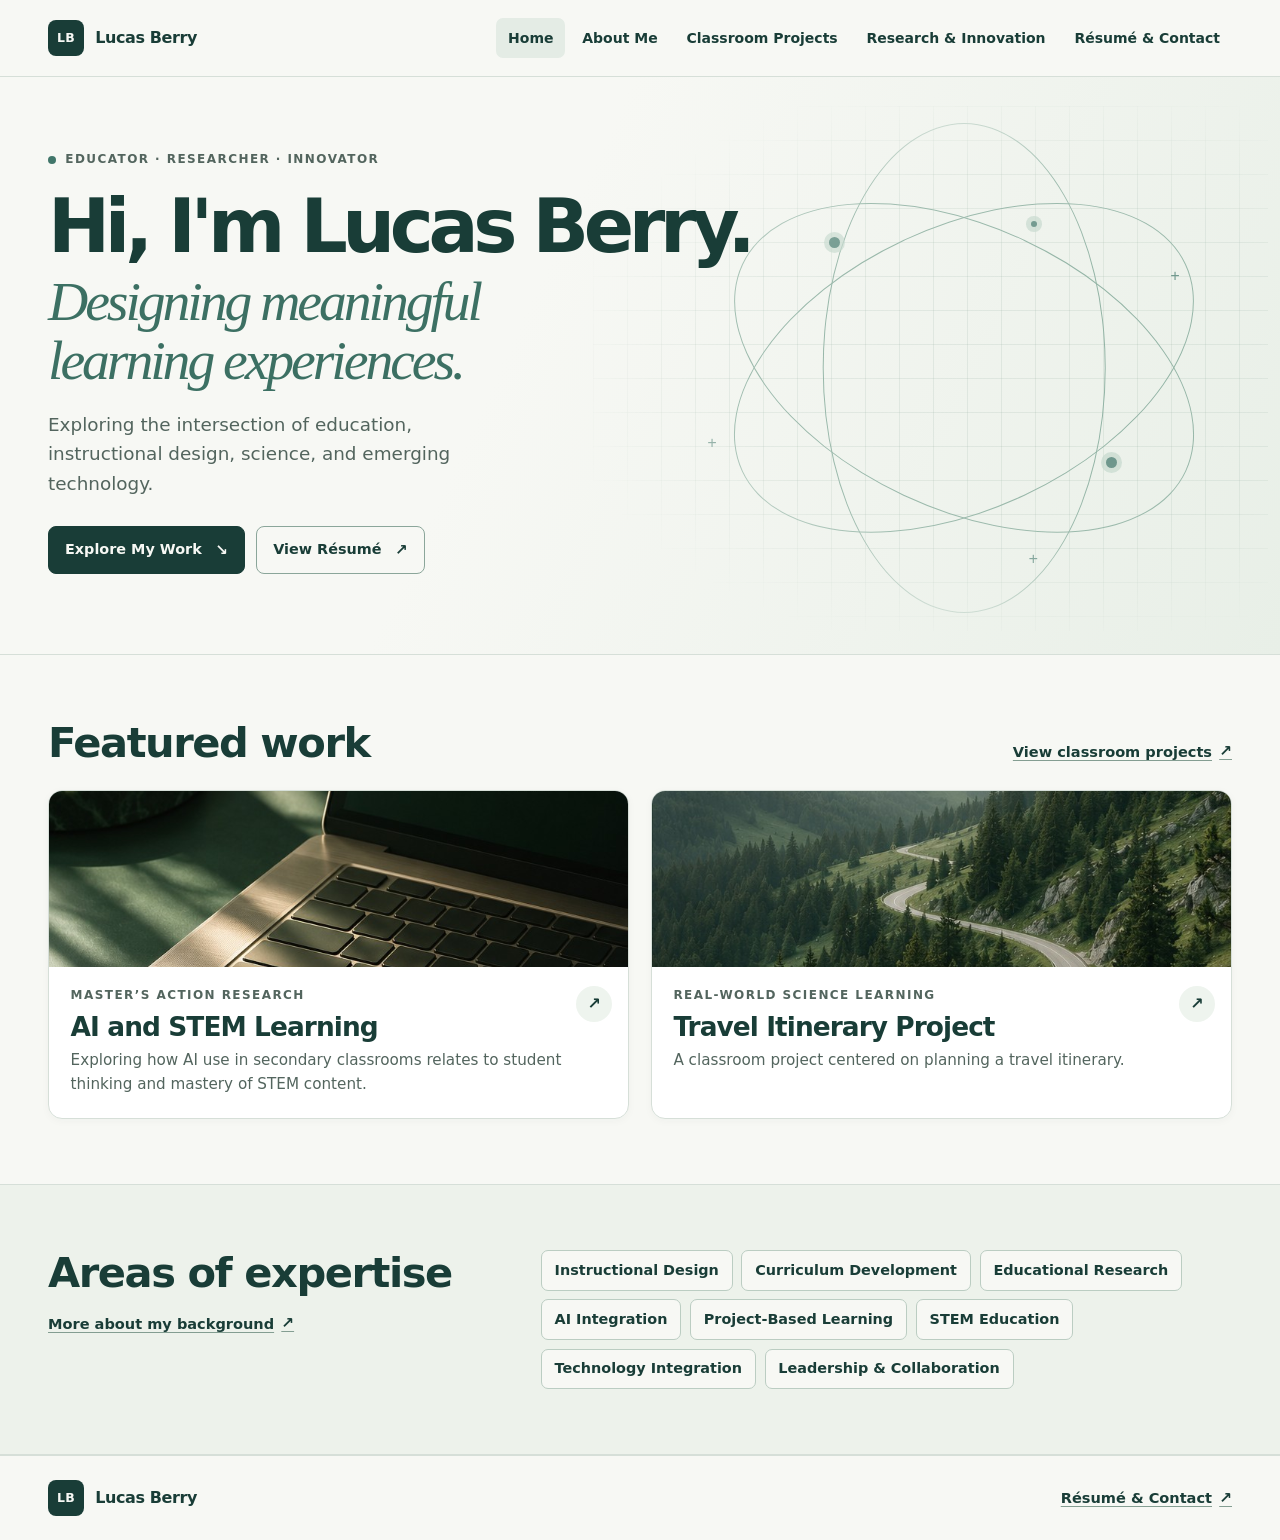
<file: index.html>
<!doctype html>
<html lang="en">
<head>
  <meta charset="utf-8">
  <meta name="viewport" content="width=device-width, initial-scale=1">
  <meta name="robots" content="index, follow">
  <link rel="canonical" href="https://lucasberry-education.github.io/">
  <meta name="description" content="Explore Lucas Berry&#39;s work in secondary STEM education, instructional design, and AI integration.">
  <meta name="theme-color" content="#F7F8F4">
  <title>Lucas Berry | Educator, Researcher &amp; Innovator</title>
  <link rel="stylesheet" href="assets/site.css">
  <script src="assets/site.js" defer></script>
</head>
<body>
  <a class="skip-link" href="#main">Skip to content</a>
  <header class="site-header">
    <div class="wrap header-inner">
      <a class="brand" href="index.html" aria-label="Lucas Berry home"><span class="brand-mark" aria-hidden="true">LB</span><span>Lucas Berry</span></a>
      <button class="menu" type="button" aria-expanded="false" aria-controls="site-nav" hidden>Menu</button>
      <nav id="site-nav" aria-label="Primary"><ul><li><a href="index.html" aria-current="page">Home</a></li><li><a href="about.html">About Me</a></li><li><a href="classroom-projects.html">Classroom Projects</a></li><li><a href="research-innovation.html">Research &amp; Innovation</a></li><li><a href="resume-contact.html">R&#233;sum&#233; &amp; Contact</a></li></ul></nav>
    </div>
  </header>
  <main id="main" tabindex="-1"><section class="hero" aria-labelledby="home-title">
  <div class="wrap hero-inner">
    <div class="hero-content">
      <p class="eyebrow"><span class="indicator"></span> Educator · Researcher · Innovator</p>
      <h1 id="home-title">Hi, I'm Lucas Berry.</h1>
      <p class="hero-line">Designing meaningful<br class="desktop-break"> learning experiences.</p>
      <p class="hero-description">Exploring the intersection of education, instructional design, science, and emerging technology.</p>
      <div class="actions">
        <a class="button primary" href="#featured">Explore My Work <span aria-hidden="true">↘</span></a>
        <a class="button secondary" href="resume-contact.html">View Résumé <span aria-hidden="true">↗</span></a>
      </div>
    </div>
    <div class="hero-art" aria-hidden="true">
      <div class="orbit orbit-one"></div><div class="orbit orbit-two"></div><div class="orbit orbit-three"></div>
      <div class="orbit-dot dot-one"></div><div class="orbit-dot dot-two"></div><div class="orbit-dot dot-three"></div>
      <span class="plot-plus plus-one">+</span><span class="plot-plus plus-two">+</span><span class="plot-plus plus-three">+</span>
    </div>
  </div>
</section>
<section class="section work-section" id="featured" aria-labelledby="featured-heading">
  <div class="wrap">
    <div class="section-heading">
      <h2 id="featured-heading">Featured work</h2>
      <a class="text-link" href="classroom-projects.html">View classroom projects <span aria-hidden="true">↗</span></a>
    </div>
    <div class="project-grid">
      <a class="project-card" href="research-innovation.html#masters-research">
        <div class="cover cover-research" role="img" aria-label="Illustrative laptop with green data traces."></div>
        <div class="card-copy">
          <p class="eyebrow">Master’s action research</p>
          <h3>AI and STEM Learning</h3>
          <p>Exploring how AI use in secondary classrooms relates to student thinking and mastery of STEM content.</p>
          <span class="card-arrow" aria-hidden="true">↗</span>
        </div>
      </a>
      
<a class="project-card" href="project-travel-itinerary.html">
  <div class="cover cover-travel cover-travel-itinerary" role="img" aria-label="Illustrative mountain road winding through a forested valley."></div>
  <div class="card-copy"><p class="eyebrow">Real-world science learning</p><h3>Travel Itinerary Project</h3><p>A classroom project centered on planning a travel itinerary.</p>
  <span class="card-arrow" aria-hidden="true">↗</span></div>
</a>
    </div>
  </div>
</section>
<section class="section expertise-section" aria-labelledby="expertise-heading">
  <div class="wrap expertise-layout">
    <div><h2 id="expertise-heading">Areas of expertise</h2><a class="text-link" href="about.html">More about my background <span aria-hidden="true">↗</span></a></div>
    <ul class="expertise-list"><li>Instructional Design</li><li>Curriculum Development</li><li>Educational Research</li><li>AI Integration</li><li>Project-Based Learning</li><li>STEM Education</li><li>Technology Integration</li><li>Leadership &amp; Collaboration</li></ul>
  </div>
</section></main>
  <footer class="site-footer"><div class="wrap footer-inner">
    <a class="brand" href="index.html" aria-label="Lucas Berry home"><span class="brand-mark" aria-hidden="true">LB</span><span>Lucas Berry</span></a>
    
    <a class="text-link" href="resume-contact.html">Résumé &amp; Contact <span aria-hidden="true">↗</span></a>
  </div></footer>
</body>
</html>
</file>
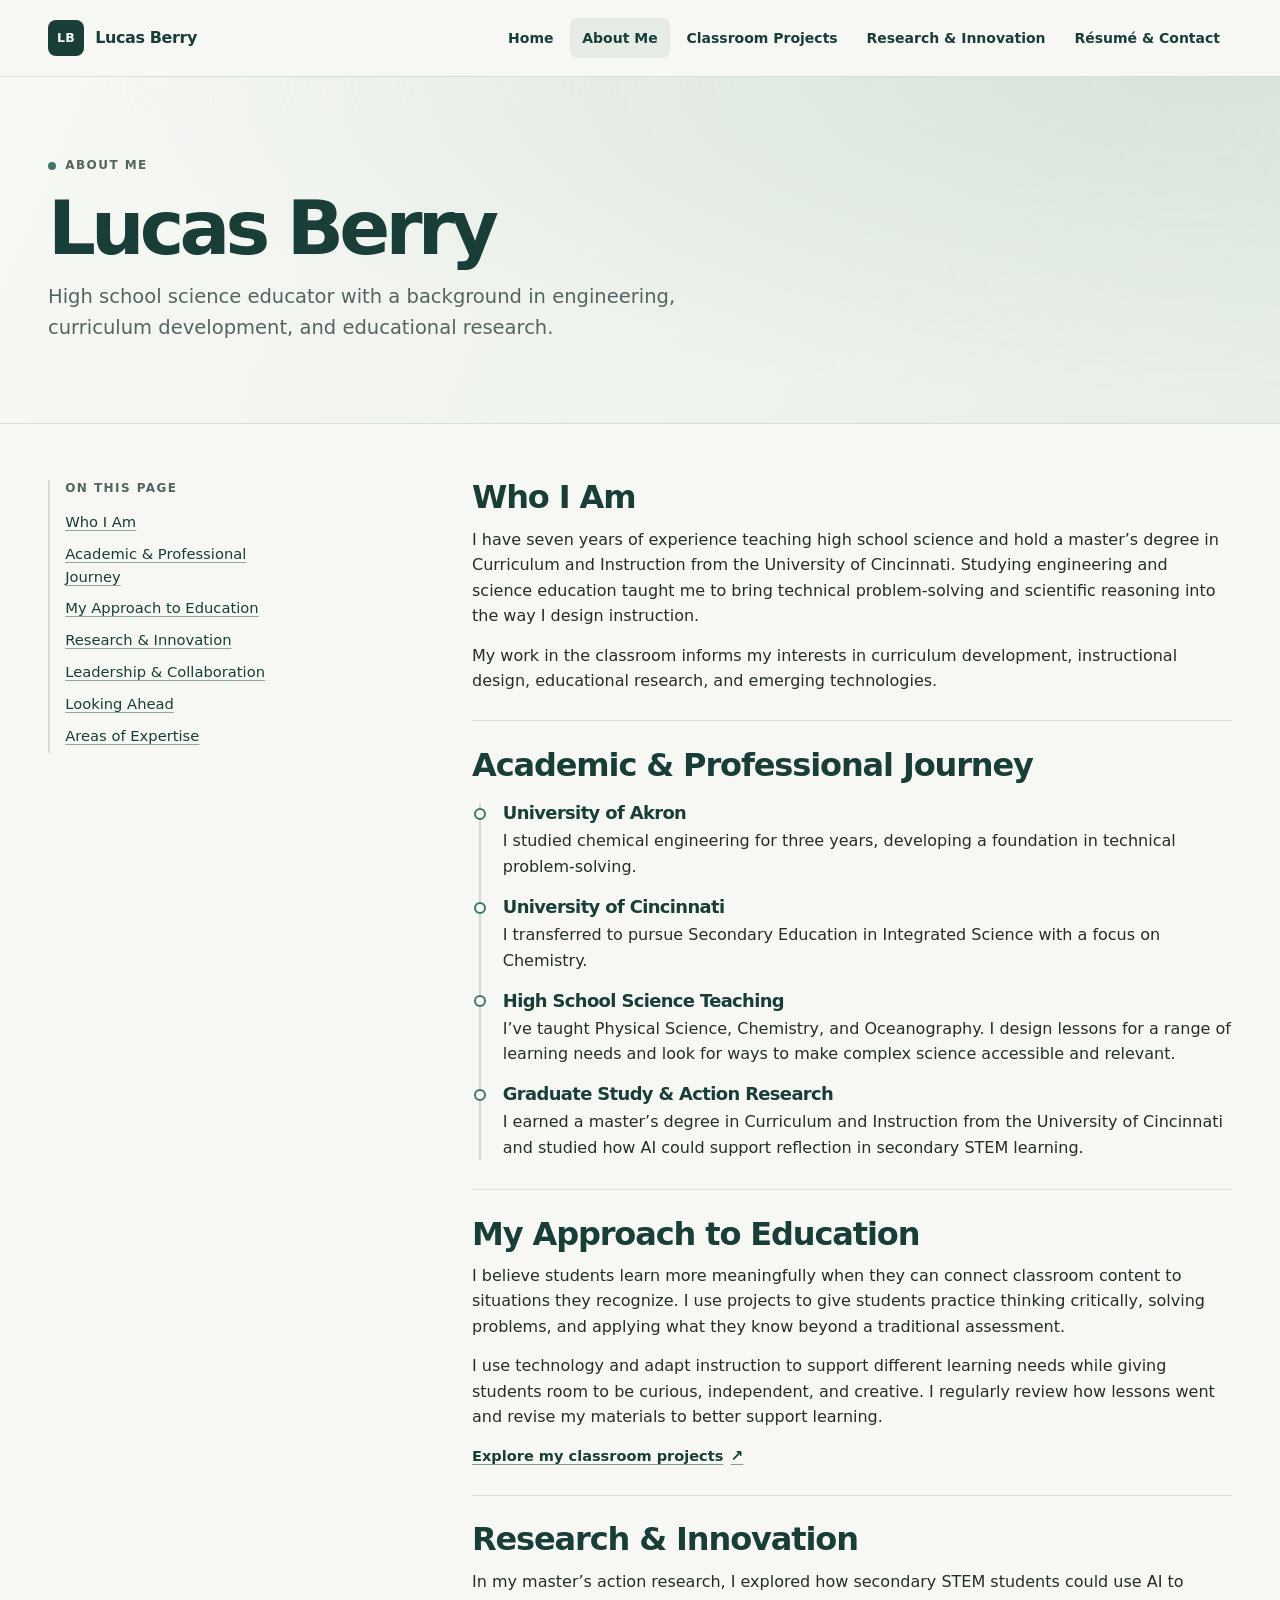
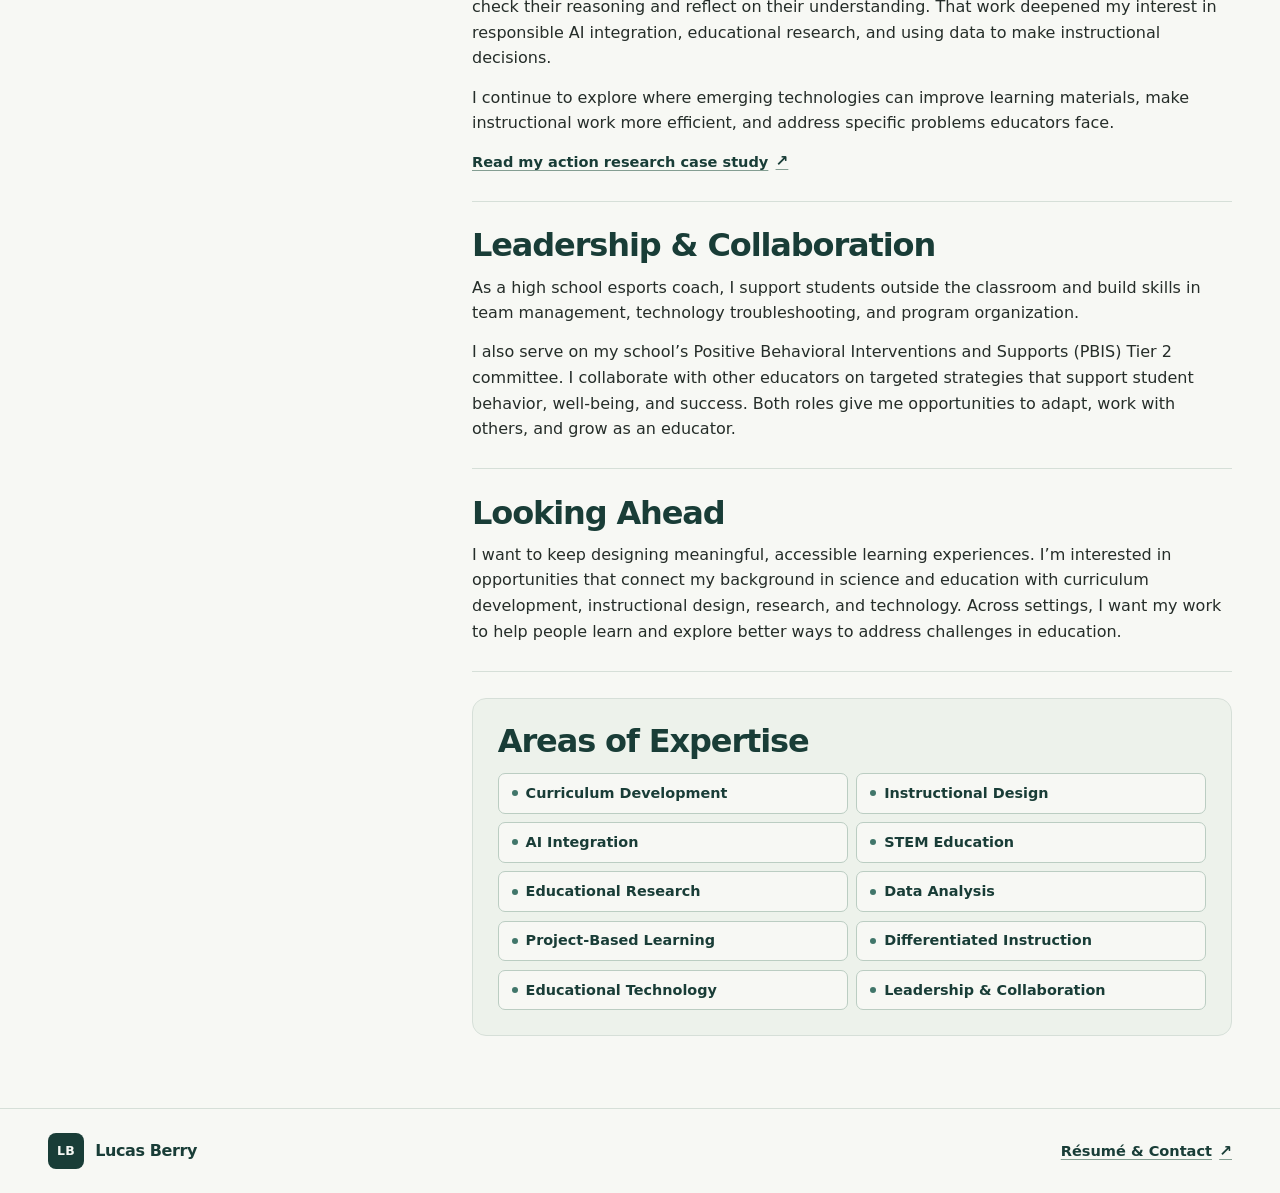
<file: about.html>
<!doctype html>
<html lang="en">
<head>
  <meta charset="utf-8">
  <meta name="viewport" content="width=device-width, initial-scale=1">
  <meta name="robots" content="index, follow">
  <link rel="canonical" href="https://lucasberry-education.github.io/about.html">
  <meta name="description" content="Professional biography, background, and expertise of high school science educator Lucas Berry.">
  <meta name="theme-color" content="#F7F8F4">
  <title>About Me | Lucas Berry</title>
  <link rel="stylesheet" href="assets/site.css">
  <link rel='stylesheet' href='assets/about.css'>
  <script src="assets/site.js" defer></script>
</head>
<body>
  <a class="skip-link" href="#main">Skip to content</a>
  <header class="site-header">
    <div class="wrap header-inner">
      <a class="brand" href="index.html" aria-label="Lucas Berry home"><span class="brand-mark" aria-hidden="true">LB</span><span>Lucas Berry</span></a>
      <button class="menu" type="button" aria-expanded="false" aria-controls="site-nav" hidden>Menu</button>
      <nav id="site-nav" aria-label="Primary"><ul><li><a href="index.html">Home</a></li><li><a href="about.html" aria-current="page">About Me</a></li><li><a href="classroom-projects.html">Classroom Projects</a></li><li><a href="research-innovation.html">Research &amp; Innovation</a></li><li><a href="resume-contact.html">R&#233;sum&#233; &amp; Contact</a></li></ul></nav>
    </div>
  </header>
  <main id="main" tabindex="-1"><section class="page-hero about-hero"><div class="wrap">
  <p class="eyebrow"><span class="indicator"></span> About Me</p>
  <h1>Lucas Berry</h1>
  <p class="lead">High school science educator with a background in engineering, curriculum development, and educational research.</p>
</div></section>
<div class="wrap content-layout about-layout">
  <aside class="page-aside" aria-label="On this page">
    <p class="eyebrow">On this page</p>
    <ul>
      <li><a href="#biography">Who I Am</a></li>
      <li><a href="#education">Academic &amp; Professional Journey</a></li>
      <li><a href="#philosophy">My Approach to Education</a></li>
      <li><a href="#interests">Research &amp; Innovation</a></li>
      <li><a href="#leadership">Leadership &amp; Collaboration</a></li>
      <li><a href="#development">Looking Ahead</a></li>
      <li><a href="#skills">Areas of Expertise</a></li>
    </ul>
  </aside>
  <article class="content-stack">
    <section id="biography">
      <h2>Who I Am</h2>
      <p>I have seven years of experience teaching high school science and hold a master’s degree in Curriculum and Instruction from the University of Cincinnati. Studying engineering and science education taught me to bring technical problem-solving and scientific reasoning into the way I design instruction.</p>
      <p>My work in the classroom informs my interests in curriculum development, instructional design, educational research, and emerging technologies.</p>
    </section>
    <section id="education">
      <h2>Academic &amp; Professional Journey</h2>
      <ol class="about-timeline" role="list">
        <li>
          <h3>University of Akron</h3>
          <p>I studied chemical engineering for three years, developing a foundation in technical problem-solving.</p>
        </li>
        <li>
          <h3>University of Cincinnati</h3>
          <p>I transferred to pursue Secondary Education in Integrated Science with a focus on Chemistry.</p>
        </li>
        <li id="teaching">
          <h3>High School Science Teaching</h3>
          <p>I’ve taught Physical Science, Chemistry, and Oceanography. I design lessons for a range of learning needs and look for ways to make complex science accessible and relevant.</p>
        </li>
        <li>
          <h3>Graduate Study &amp; Action Research</h3>
          <p>I earned a master’s degree in Curriculum and Instruction from the University of Cincinnati and studied how AI could support reflection in secondary STEM learning.</p>
        </li>
      </ol>
    </section>
    <section id="philosophy">
      <h2>My Approach to Education</h2>
      <p>I believe students learn more meaningfully when they can connect classroom content to situations they recognize. I use projects to give students practice thinking critically, solving problems, and applying what they know beyond a traditional assessment.</p>
      <p>I use technology and adapt instruction to support different learning needs while giving students room to be curious, independent, and creative. I regularly review how lessons went and revise my materials to better support learning.</p>
      <a class="text-link about-link" href="classroom-projects.html">Explore my classroom projects <span aria-hidden="true">↗</span></a>
    </section>
    <section id="interests">
      <h2>Research &amp; Innovation</h2>
      <p>In my master’s action research, I explored how secondary STEM students could use AI to check their reasoning and reflect on their understanding. That work deepened my interest in responsible AI integration, educational research, and using data to make instructional decisions.</p>
      <p>I continue to explore where emerging technologies can improve learning materials, make instructional work more efficient, and address specific problems educators face.</p>
      <a class="text-link about-link" href="research-innovation.html#masters-research">Read my action research case study <span aria-hidden="true">↗</span></a>
    </section>
    <section id="leadership">
      <h2>Leadership &amp; Collaboration</h2>
      <p>As a high school esports coach, I support students outside the classroom and build skills in team management, technology troubleshooting, and program organization.</p>
      <p>I also serve on my school’s Positive Behavioral Interventions and Supports (PBIS) Tier 2 committee. I collaborate with other educators on targeted strategies that support student behavior, well-being, and success. Both roles give me opportunities to adapt, work with others, and grow as an educator.</p>
    </section>
    <section id="development">
      <h2>Looking Ahead</h2>
      <p>I want to keep designing meaningful, accessible learning experiences. I’m interested in opportunities that connect my background in science and education with curriculum development, instructional design, research, and technology. Across settings, I want my work to help people learn and explore better ways to address challenges in education.</p>
    </section>
    <section id="skills" class="about-expertise">
      <div class="about-expertise-panel">
        <h2>Areas of Expertise</h2>
        <ul class="expertise-list about-skill-grid" role="list">
          <li>Curriculum Development</li>
          <li>Instructional Design</li>
          <li>AI Integration</li>
          <li>STEM Education</li>
          <li>Educational Research</li>
          <li>Data Analysis</li>
          <li>Project-Based Learning</li>
          <li>Differentiated Instruction</li>
          <li>Educational Technology</li>
          <li>Leadership &amp; Collaboration</li>
        </ul>
      </div>
    </section>
  </article>
</div></main>
  <footer class="site-footer"><div class="wrap footer-inner">
    <a class="brand" href="index.html" aria-label="Lucas Berry home"><span class="brand-mark" aria-hidden="true">LB</span><span>Lucas Berry</span></a>
    
    <a class="text-link" href="resume-contact.html">Résumé &amp; Contact <span aria-hidden="true">↗</span></a>
  </div></footer>
</body>
</html>
</file>
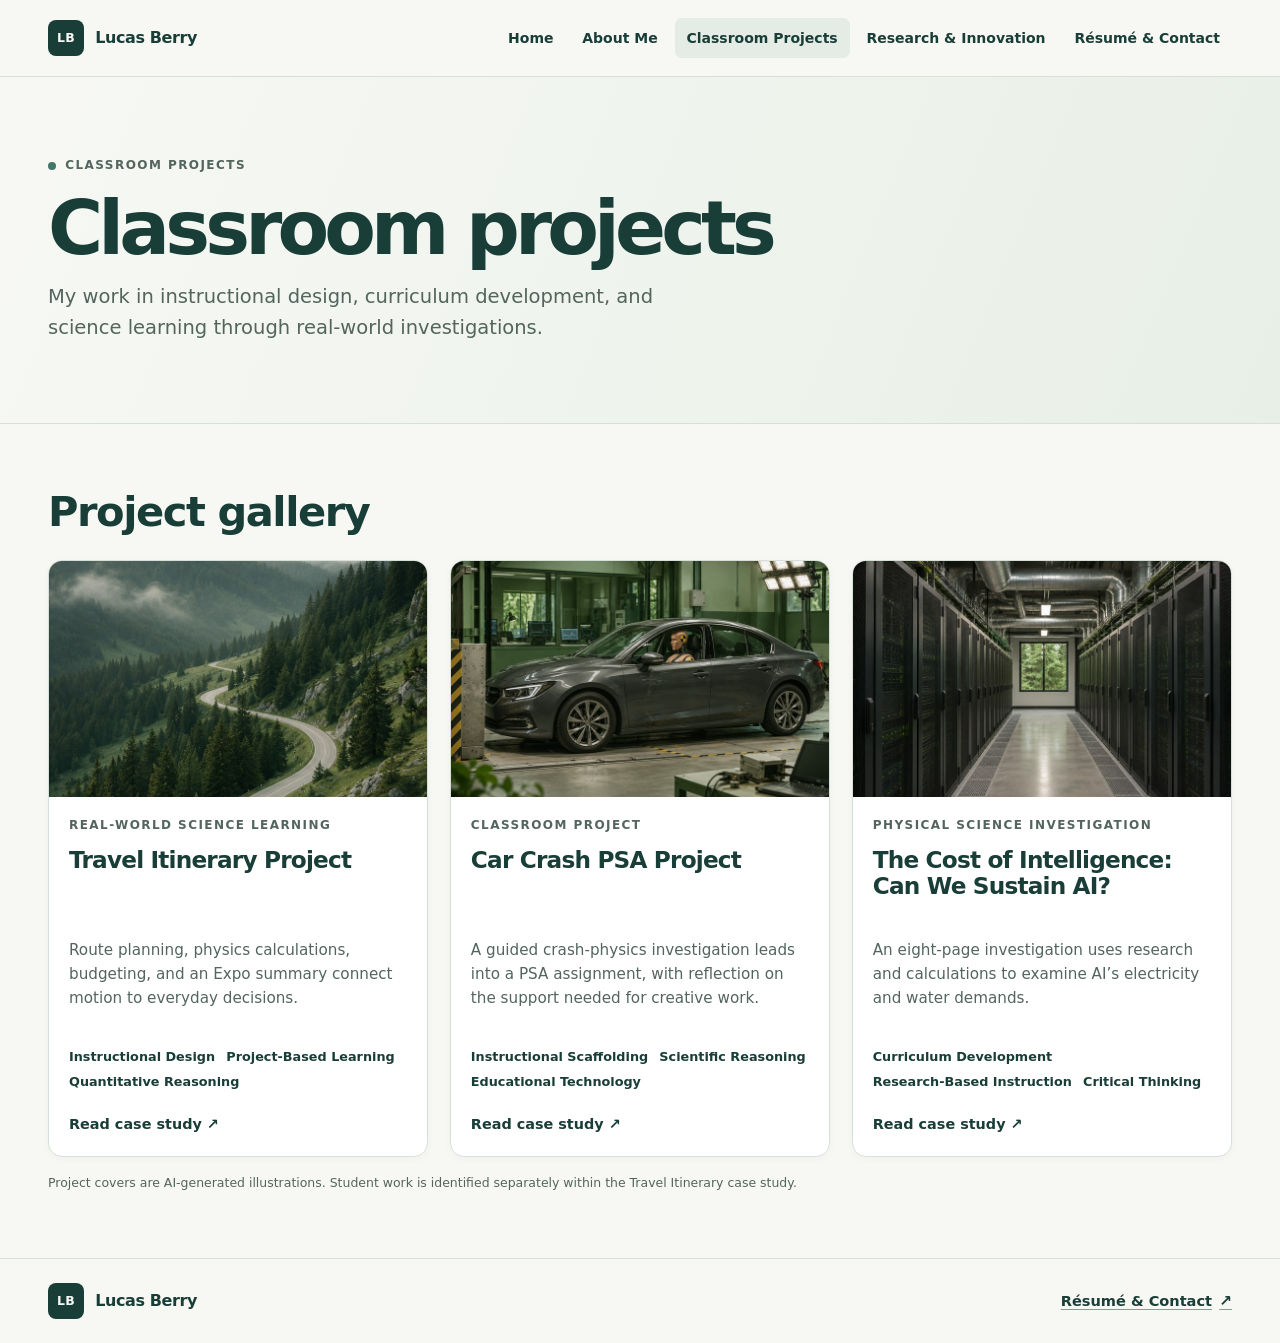
<file: classroom-projects.html>
<!doctype html>
<html lang="en">
<head>
  <meta charset="utf-8">
  <meta name="viewport" content="width=device-width, initial-scale=1">
  <meta name="robots" content="index, follow">
  <link rel="canonical" href="https://lucasberry-education.github.io/classroom-projects.html">
  <meta name="description" content="Browse classroom case studies in secondary science instruction.">
  <meta name="theme-color" content="#F7F8F4">
  <title>Classroom Projects | Lucas Berry</title>
  <link rel="stylesheet" href="assets/site.css">
  <link rel='stylesheet' href='assets/classroom-case.css'>
  <script src="assets/site.js" defer></script>
</head>
<body>
  <a class="skip-link" href="#main">Skip to content</a>
  <header class="site-header">
    <div class="wrap header-inner">
      <a class="brand" href="index.html" aria-label="Lucas Berry home"><span class="brand-mark" aria-hidden="true">LB</span><span>Lucas Berry</span></a>
      <button class="menu" type="button" aria-expanded="false" aria-controls="site-nav" hidden>Menu</button>
      <nav id="site-nav" aria-label="Primary"><ul><li><a href="index.html">Home</a></li><li><a href="about.html">About Me</a></li><li><a href="classroom-projects.html" aria-current="page">Classroom Projects</a></li><li><a href="research-innovation.html">Research &amp; Innovation</a></li><li><a href="resume-contact.html">R&#233;sum&#233; &amp; Contact</a></li></ul></nav>
    </div>
  </header>
  <main id="main" tabindex="-1"><section class="page-hero"><div class="wrap">
  <p class="eyebrow"><span class="indicator"></span> Classroom Projects</p>
  <h1>Classroom projects</h1>
  <p class="lead">My work in instructional design, curriculum development, and science learning through real-world investigations.</p>
</div></section>
<section class="section wrap" aria-labelledby="gallery-heading">
  <div class="section-heading"><h2 id="gallery-heading">Project gallery</h2></div>
  <div class="project-grid gallery-grid">
<a class="project-card classroom-card" href="project-travel-itinerary.html">
  <img class="classroom-card-image" src="assets/travel.jpg" width="768" height="532" alt="Illustrative mountain road winding through a forested valley." loading="lazy">
  <div class="classroom-card-copy">
    <p class="eyebrow">Real-world science learning</p>
    <h3>Travel Itinerary Project</h3>
    <p class="classroom-card-description">Route planning, physics calculations, budgeting, and an Expo summary connect motion to everyday decisions.</p>
    <ul class="classroom-card-skills" aria-label="Instructional skills"><li>Instructional Design</li><li>Project-Based Learning</li><li>Quantitative Reasoning</li></ul>
    <span class="classroom-card-action">Read case study <span aria-hidden="true">↗</span></span>
  </div>
</a>
<a class="project-card classroom-card" href="project-car-crash-psa.html">
  <img class="classroom-card-image" src="assets/crash-safety.jpg" width="768" height="532" alt="Illustrative safety laboratory with a test vehicle and a seated crash-test dummy." loading="lazy">
  <div class="classroom-card-copy">
    <p class="eyebrow">Classroom project</p>
    <h3>Car Crash PSA Project</h3>
    <p class="classroom-card-description">A guided crash-physics investigation leads into a PSA assignment, with reflection on the support needed for creative work.</p>
    <ul class="classroom-card-skills" aria-label="Instructional skills"><li>Instructional Scaffolding</li><li>Scientific Reasoning</li><li>Educational Technology</li></ul>
    <span class="classroom-card-action">Read case study <span aria-hidden="true">↗</span></span>
  </div>
</a>
<a class="project-card classroom-card" href="project-ai-data-center.html">
  <img class="classroom-card-image" src="assets/data-center.jpg" width="768" height="532" alt="Illustrative data center aisle with server racks, cable trays, and cooling infrastructure." loading="lazy">
  <div class="classroom-card-copy">
    <p class="eyebrow">Physical Science investigation</p>
    <h3>The Cost of Intelligence: Can We Sustain AI?</h3>
    <p class="classroom-card-description">An eight-page investigation uses research and calculations to examine AI’s electricity and water demands.</p>
    <ul class="classroom-card-skills" aria-label="Instructional skills"><li>Curriculum Development</li><li>Research-Based Instruction</li><li>Critical Thinking</li></ul>
    <span class="classroom-card-action">Read case study <span aria-hidden="true">↗</span></span>
  </div>
</a></div>
  <p class="project-image-note">Project covers are AI-generated illustrations. Student work is identified separately within the Travel Itinerary case study.</p>
</section></main>
  <footer class="site-footer"><div class="wrap footer-inner">
    <a class="brand" href="index.html" aria-label="Lucas Berry home"><span class="brand-mark" aria-hidden="true">LB</span><span>Lucas Berry</span></a>
    
    <a class="text-link" href="resume-contact.html">Résumé &amp; Contact <span aria-hidden="true">↗</span></a>
  </div></footer>
</body>
</html>
</file>
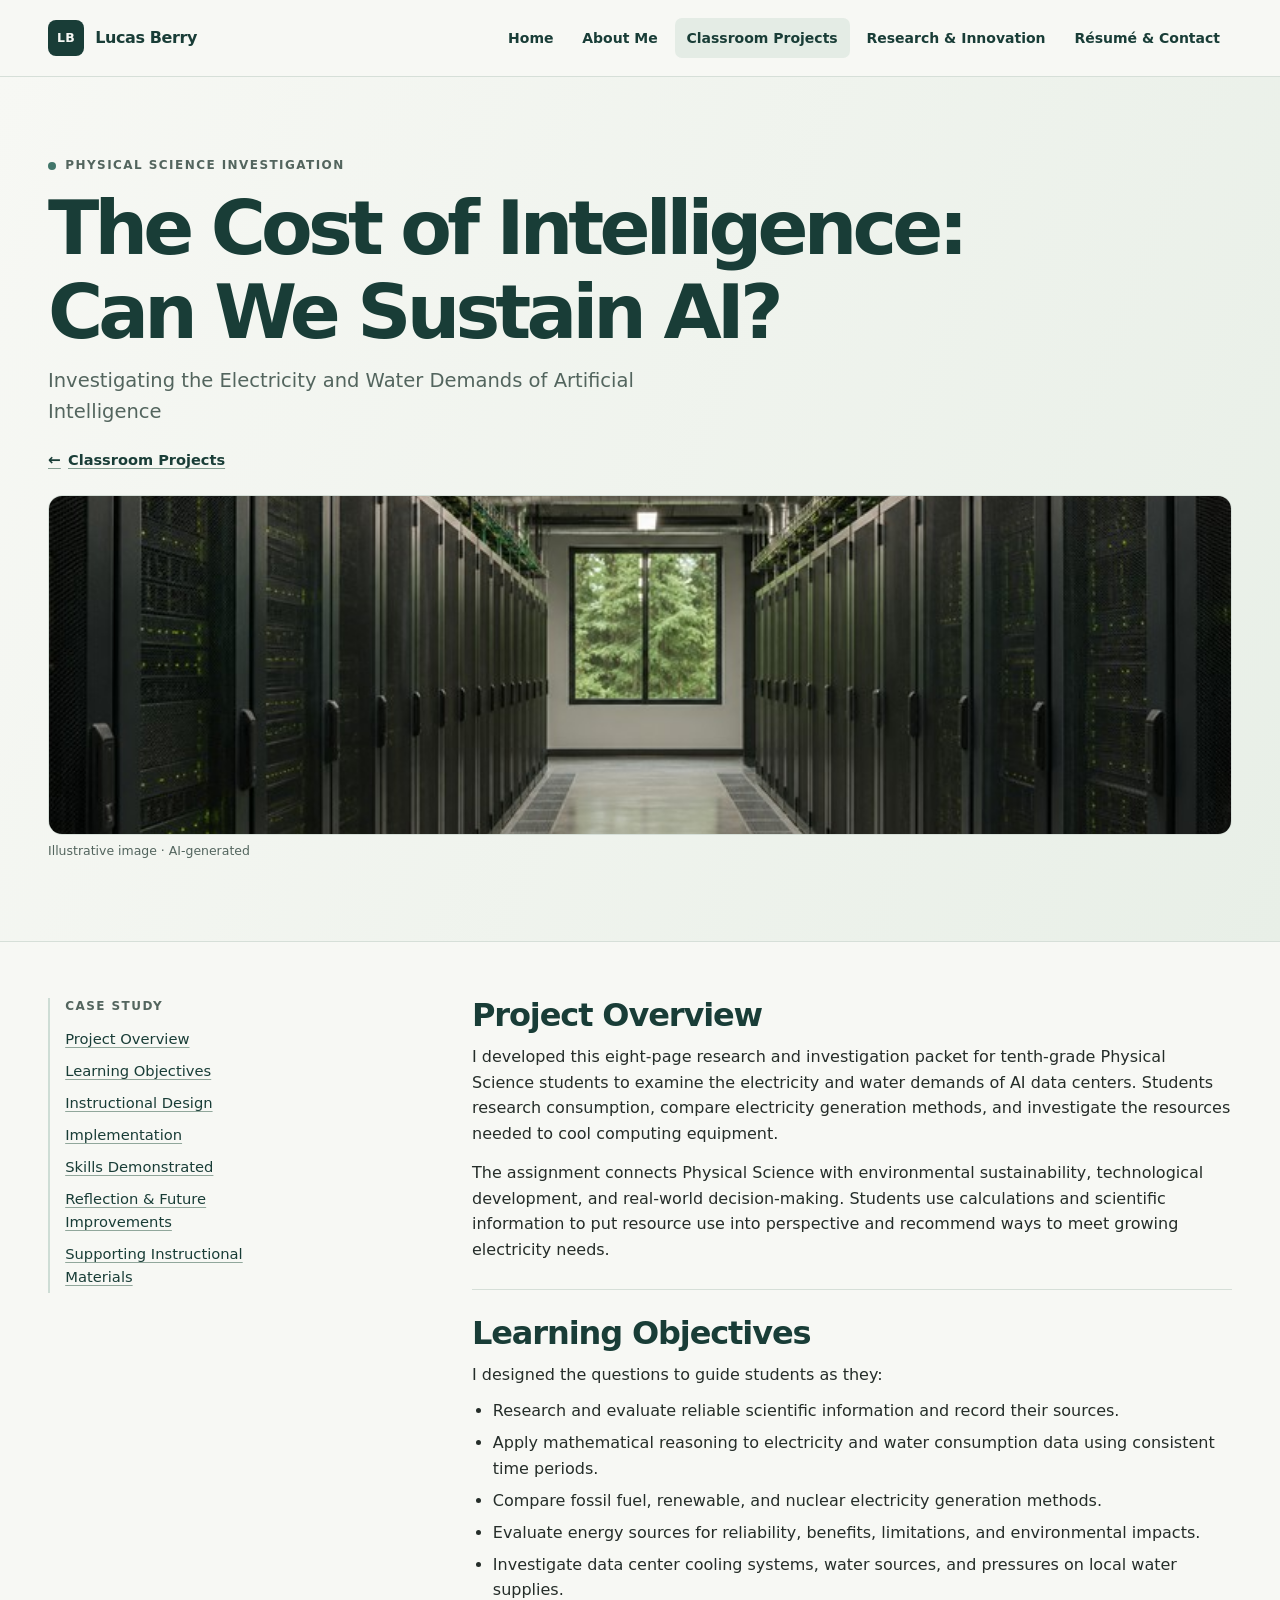
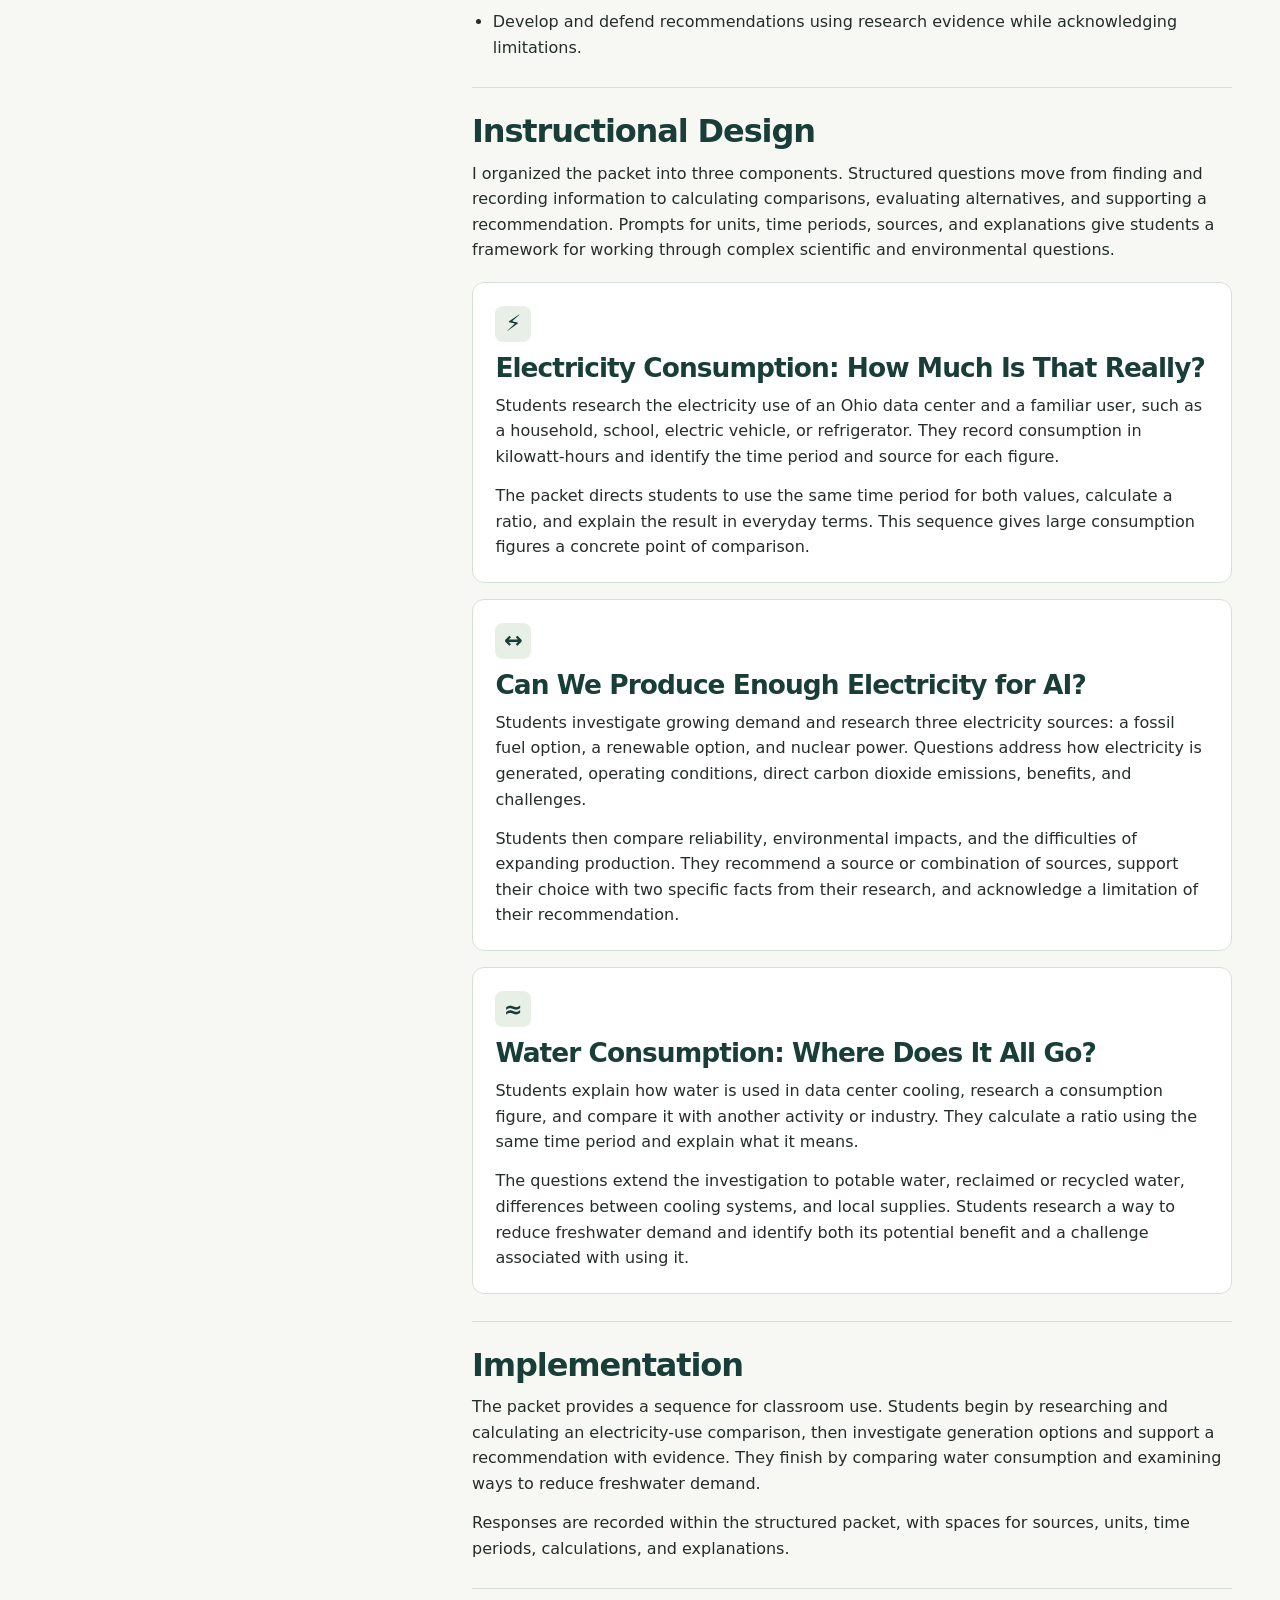
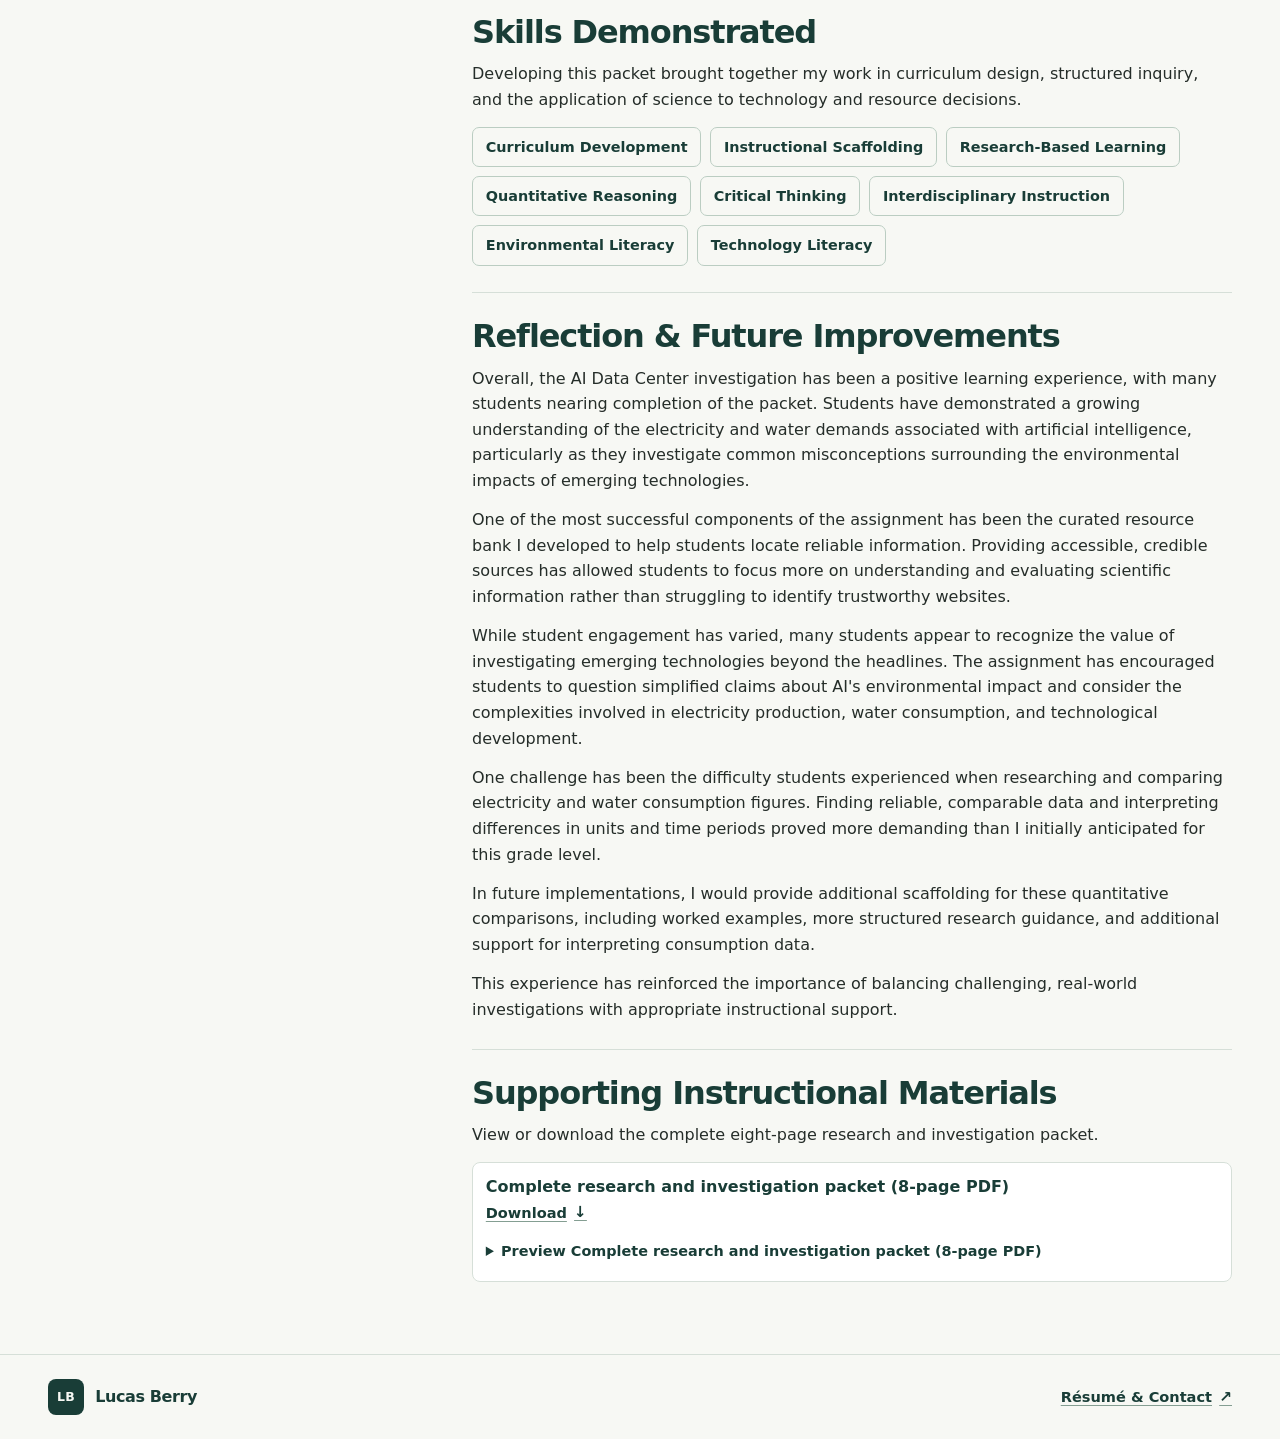
<file: project-ai-data-center.html>
<!doctype html>
<html lang="en">
<head>
  <meta charset="utf-8">
  <meta name="viewport" content="width=device-width, initial-scale=1">
  <meta name="robots" content="index, follow">
  <link rel="canonical" href="https://lucasberry-education.github.io/project-ai-data-center.html">
  <meta name="description" content="An eight-page research and investigation packet exploring AI data centers’ electricity and water demands.">
  <meta name="theme-color" content="#F7F8F4">
  <title>The Cost of Intelligence: Can We Sustain AI? | Lucas Berry</title>
  <link rel="stylesheet" href="assets/site.css">
  <link rel='stylesheet' href='assets/ai-investigation.css'>
  <script src="assets/site.js" defer></script>
</head>
<body>
  <a class="skip-link" href="#main">Skip to content</a>
  <header class="site-header">
    <div class="wrap header-inner">
      <a class="brand" href="index.html" aria-label="Lucas Berry home"><span class="brand-mark" aria-hidden="true">LB</span><span>Lucas Berry</span></a>
      <button class="menu" type="button" aria-expanded="false" aria-controls="site-nav" hidden>Menu</button>
      <nav id="site-nav" aria-label="Primary"><ul><li><a href="index.html">Home</a></li><li><a href="about.html">About Me</a></li><li><a href="classroom-projects.html" aria-current="page">Classroom Projects</a></li><li><a href="research-innovation.html">Research &amp; Innovation</a></li><li><a href="resume-contact.html">R&#233;sum&#233; &amp; Contact</a></li></ul></nav>
    </div>
  </header>
  <main id="main" tabindex="-1"><section class="page-hero"><div class="wrap">
  <p class="eyebrow"><span class="indicator"></span>Physical Science investigation</p>
  <h1>The Cost of Intelligence: Can We Sustain AI?</h1>
  <p class="lead">Investigating the Electricity and Water Demands of Artificial Intelligence</p>
  <p class="case-back"><a class="text-link" href="classroom-projects.html"><span aria-hidden="true">←</span> Classroom Projects</a></p>
  <figure class="case-feature">
    <img class="case-feature-image" src="assets/data-center.jpg" width="768" height="532" alt="Illustrative data center aisle with server racks, cable trays, and cooling infrastructure.">
    <figcaption>Illustrative image · AI-generated</figcaption>
  </figure>
</div></section>
<div class="wrap content-layout">
  <aside class="page-aside" aria-label="On this page">
    <p class="eyebrow">Case study</p>
    <ul>
      <li><a href="#overview">Project Overview</a></li>
      <li><a href="#objectives">Learning Objectives</a></li>
      <li><a href="#design">Instructional Design</a></li>
      <li><a href="#implementation">Implementation</a></li>
      <li><a href="#skills">Skills Demonstrated</a></li>
      <li><a href="#reflection">Reflection &amp; Future Improvements</a></li>
      <li><a href="#materials">Supporting Instructional Materials</a></li>
    </ul>
  </aside>
  <article class="content-stack">
    <section id="overview">
      <h2>Project Overview</h2>
      <p>I developed this eight-page research and investigation packet for tenth-grade Physical Science students to examine the electricity and water demands of AI data centers. Students research consumption, compare electricity generation methods, and investigate the resources needed to cool computing equipment.</p>
      <p>The assignment connects Physical Science with environmental sustainability, technological development, and real-world decision-making. Students use calculations and scientific information to put resource use into perspective and recommend ways to meet growing electricity needs.</p>
    </section>
    <section id="objectives">
      <h2>Learning Objectives</h2>
      <p>I designed the questions to guide students as they:</p>
      <ul class="investigation-objectives">
        <li>Research and evaluate reliable scientific information and record their sources.</li>
        <li>Apply mathematical reasoning to electricity and water consumption data using consistent time periods.</li>
        <li>Compare fossil fuel, renewable, and nuclear electricity generation methods.</li>
        <li>Evaluate energy sources for reliability, benefits, limitations, and environmental impacts.</li>
        <li>Investigate data center cooling systems, water sources, and pressures on local water supplies.</li>
        <li>Develop and defend recommendations using research evidence while acknowledging limitations.</li>
      </ul>
    </section>
    <section id="design">
      <h2>Instructional Design</h2>
      <p>I organized the packet into three components. Structured questions move from finding and recording information to calculating comparisons, evaluating alternatives, and supporting a recommendation. Prompts for units, time periods, sources, and explanations give students a framework for working through complex scientific and environmental questions.</p>
      <div class="investigation-components">
        <div class="investigation-component">
          <span class="investigation-symbol" aria-hidden="true">⚡</span>
          <h3>Electricity Consumption: How Much Is That Really?</h3>
          <p>Students research the electricity use of an Ohio data center and a familiar user, such as a household, school, electric vehicle, or refrigerator. They record consumption in kilowatt-hours and identify the time period and source for each figure.</p>
          <p>The packet directs students to use the same time period for both values, calculate a ratio, and explain the result in everyday terms. This sequence gives large consumption figures a concrete point of comparison.</p>
        </div>
        <div class="investigation-component">
          <span class="investigation-symbol" aria-hidden="true">↔</span>
          <h3>Can We Produce Enough Electricity for AI?</h3>
          <p>Students investigate growing demand and research three electricity sources: a fossil fuel option, a renewable option, and nuclear power. Questions address how electricity is generated, operating conditions, direct carbon dioxide emissions, benefits, and challenges.</p>
          <p>Students then compare reliability, environmental impacts, and the difficulties of expanding production. They recommend a source or combination of sources, support their choice with two specific facts from their research, and acknowledge a limitation of their recommendation.</p>
        </div>
        <div class="investigation-component">
          <span class="investigation-symbol" aria-hidden="true">≈</span>
          <h3>Water Consumption: Where Does It All Go?</h3>
          <p>Students explain how water is used in data center cooling, research a consumption figure, and compare it with another activity or industry. They calculate a ratio using the same time period and explain what it means.</p>
          <p>The questions extend the investigation to potable water, reclaimed or recycled water, differences between cooling systems, and local supplies. Students research a way to reduce freshwater demand and identify both its potential benefit and a challenge associated with using it.</p>
        </div>
      </div>
    </section>
    <section id="implementation">
      <h2>Implementation</h2>
      <p>The packet provides a sequence for classroom use. Students begin by researching and calculating an electricity-use comparison, then investigate generation options and support a recommendation with evidence. They finish by comparing water consumption and examining ways to reduce freshwater demand.</p>
      <p>Responses are recorded within the structured packet, with spaces for sources, units, time periods, calculations, and explanations.</p>
    </section>
    <section id="skills">
      <h2>Skills Demonstrated</h2>
      <p>Developing this packet brought together my work in curriculum design, structured inquiry, and the application of science to technology and resource decisions.</p>
      <ul class="expertise-list investigation-skills" role="list">
        <li>Curriculum Development</li>
        <li>Instructional Scaffolding</li>
        <li>Research-Based Learning</li>
        <li>Quantitative Reasoning</li>
        <li>Critical Thinking</li>
        <li>Interdisciplinary Instruction</li>
        <li>Environmental Literacy</li>
        <li>Technology Literacy</li>
      </ul>
    </section>
    <section id="reflection">
      <h2>Reflection &amp; Future Improvements</h2>
      <p>Overall, the AI Data Center investigation has been a positive learning experience, with many students nearing completion of the packet. Students have demonstrated a growing understanding of the electricity and water demands associated with artificial intelligence, particularly as they investigate common misconceptions surrounding the environmental impacts of emerging technologies.</p>
      <p>One of the most successful components of the assignment has been the curated resource bank I developed to help students locate reliable information. Providing accessible, credible sources has allowed students to focus more on understanding and evaluating scientific information rather than struggling to identify trustworthy websites.</p>
      <p>While student engagement has varied, many students appear to recognize the value of investigating emerging technologies beyond the headlines. The assignment has encouraged students to question simplified claims about AI&#39;s environmental impact and consider the complexities involved in electricity production, water consumption, and technological development.</p>
      <p>One challenge has been the difficulty students experienced when researching and comparing electricity and water consumption figures. Finding reliable, comparable data and interpreting differences in units and time periods proved more demanding than I initially anticipated for this grade level.</p>
      <p>In future implementations, I would provide additional scaffolding for these quantitative comparisons, including worked examples, more structured research guidance, and additional support for interpreting consumption data.</p>
      <p>This experience has reinforced the importance of balancing challenging, real-world investigations with appropriate instructional support.</p>
    </section>
    <section id="materials">
      <h2>Supporting Instructional Materials</h2>
      <p>View or download the complete eight-page research and investigation packet.</p>
      <div class="investigation-materials"><ul class="material-list"><li class='material'><span class='material-title'>Complete research and investigation packet (8-page PDF)</span><div class='material-links'><a class='text-link' href='materials/cost-of-intelligence-investigation.pdf' download aria-label='Download Complete research and investigation packet (8-page PDF)'>Download <span aria-hidden='true'>↓</span></a></div><details><summary>Preview Complete research and investigation packet (8-page PDF)</summary><iframe loading='lazy' src='materials/cost-of-intelligence-investigation.pdf#view=FitH&amp;navpanes=0' title='Complete research and investigation packet (8-page PDF)'></iframe></details></li></ul></div>
    </section>
  </article>
</div></main>
  <footer class="site-footer"><div class="wrap footer-inner">
    <a class="brand" href="index.html" aria-label="Lucas Berry home"><span class="brand-mark" aria-hidden="true">LB</span><span>Lucas Berry</span></a>
    
    <a class="text-link" href="resume-contact.html">Résumé &amp; Contact <span aria-hidden="true">↗</span></a>
  </div></footer>
</body>
</html>
</file>
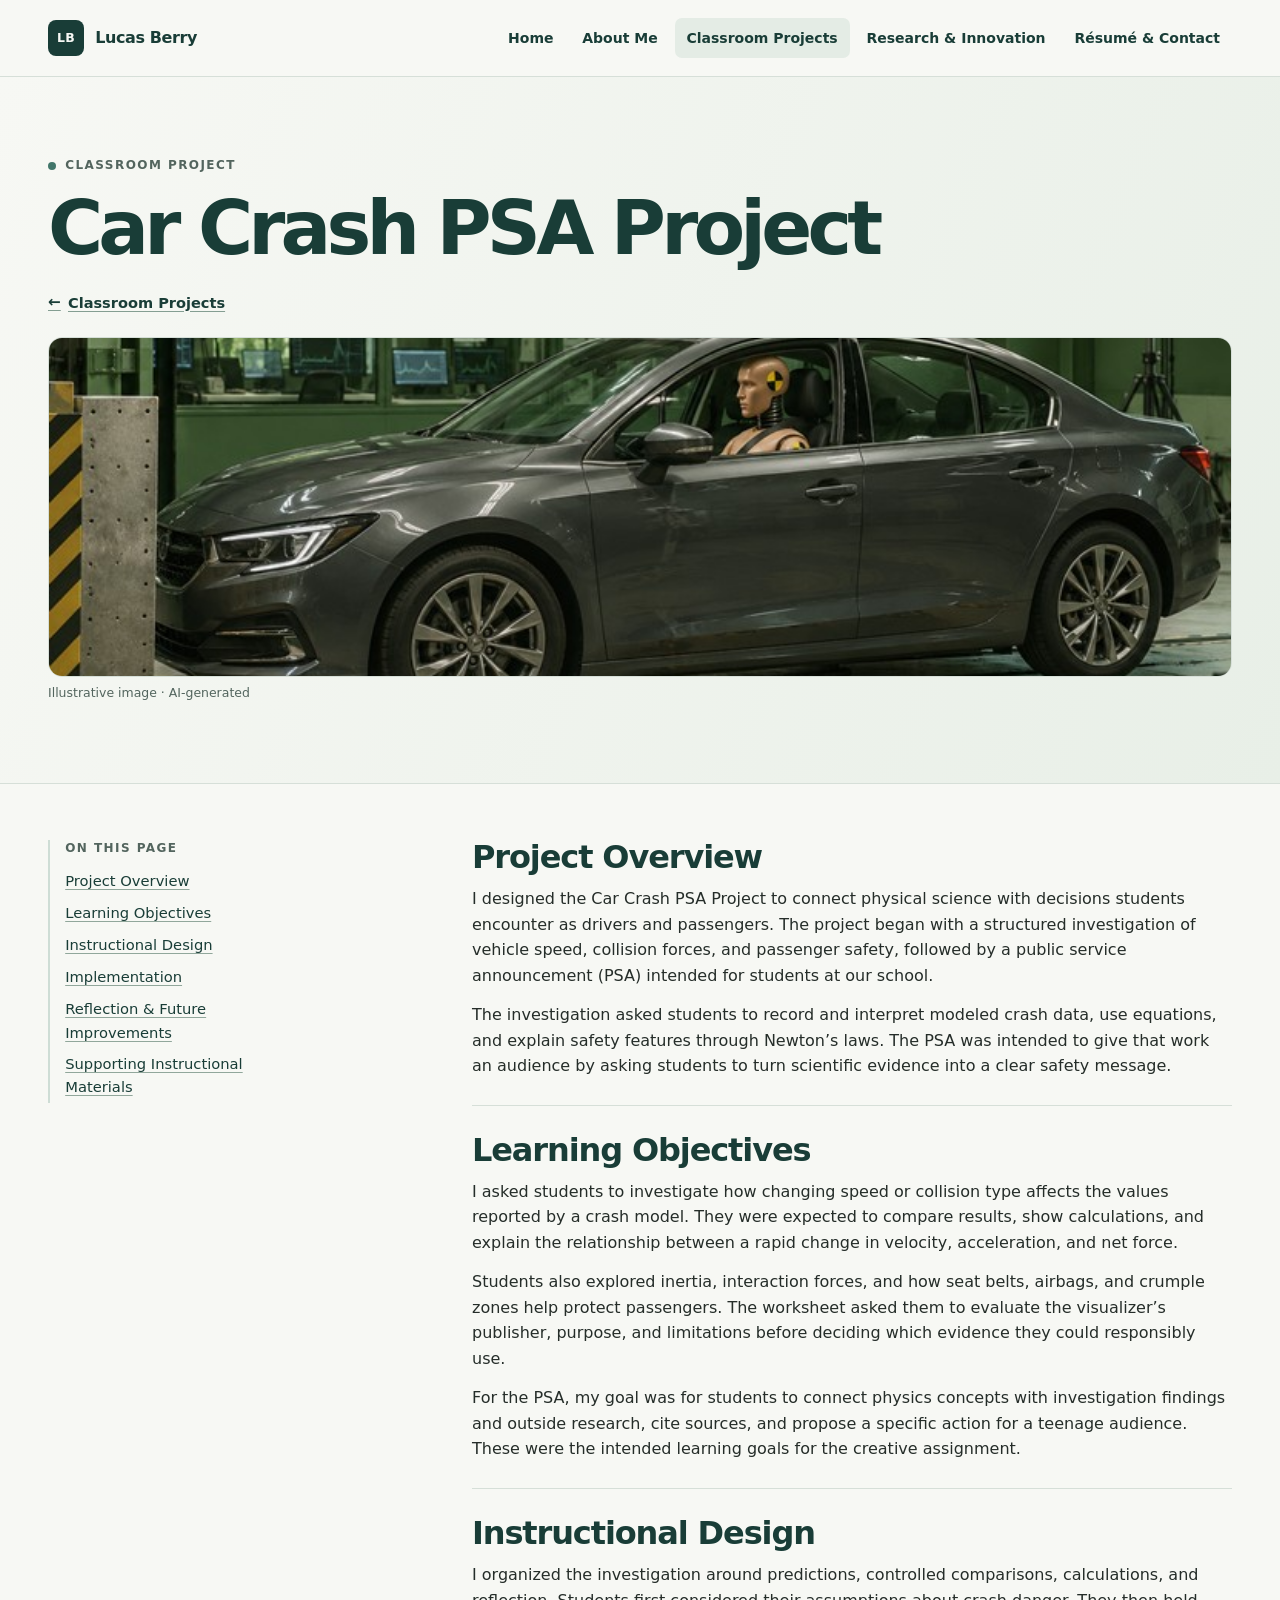
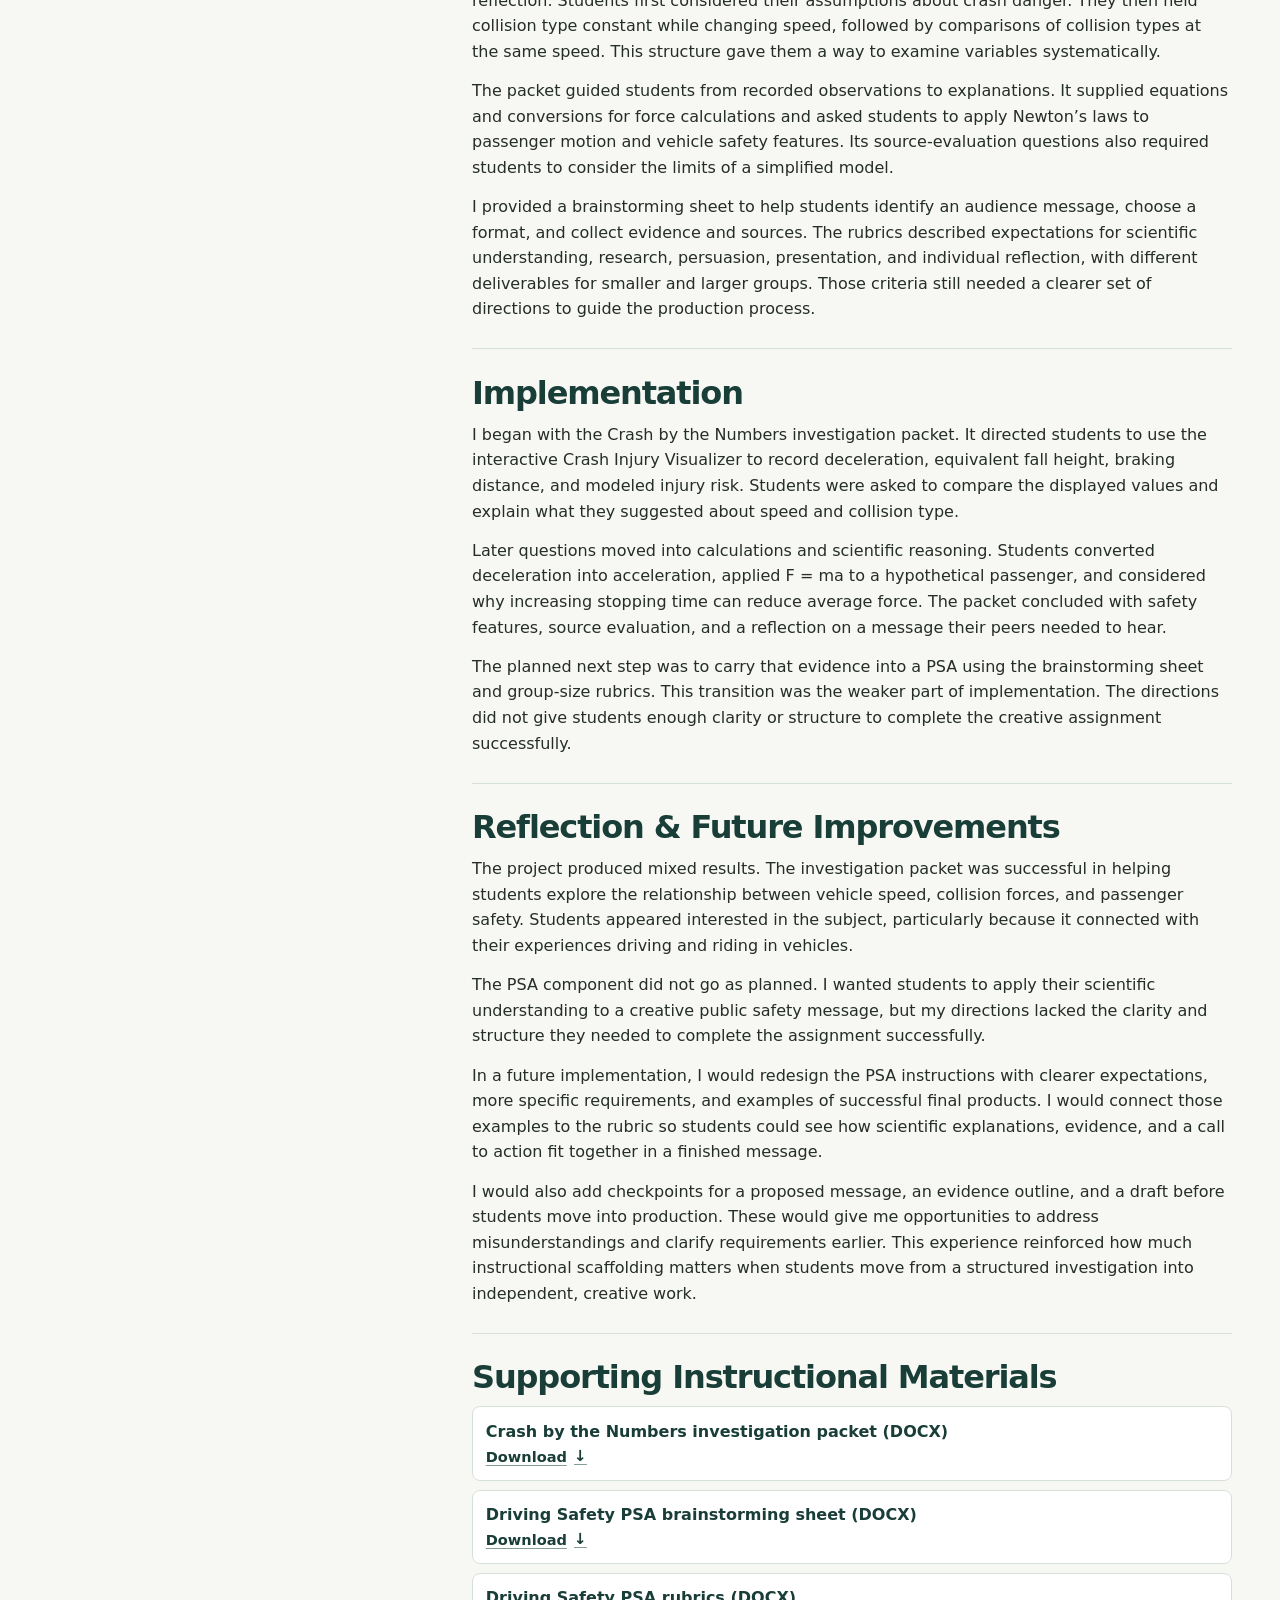
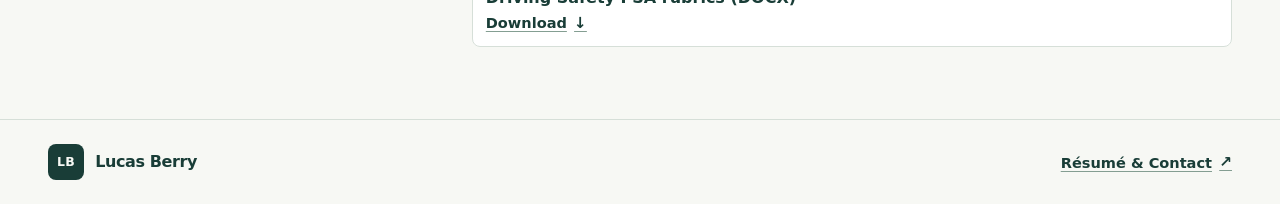
<file: project-car-crash-psa.html>
<!doctype html>
<html lang="en">
<head>
  <meta charset="utf-8">
  <meta name="viewport" content="width=device-width, initial-scale=1">
  <meta name="robots" content="index, follow">
  <link rel="canonical" href="https://lucasberry-education.github.io/project-car-crash-psa.html">
  <meta name="description" content="A classroom project centered on creating a public service announcement about car crashes.">
  <meta name="theme-color" content="#F7F8F4">
  <title>Car Crash PSA Project | Lucas Berry</title>
  <link rel="stylesheet" href="assets/site.css">
  <link rel='stylesheet' href='assets/classroom-case.css'>
  <script src="assets/site.js" defer></script>
</head>
<body>
  <a class="skip-link" href="#main">Skip to content</a>
  <header class="site-header">
    <div class="wrap header-inner">
      <a class="brand" href="index.html" aria-label="Lucas Berry home"><span class="brand-mark" aria-hidden="true">LB</span><span>Lucas Berry</span></a>
      <button class="menu" type="button" aria-expanded="false" aria-controls="site-nav" hidden>Menu</button>
      <nav id="site-nav" aria-label="Primary"><ul><li><a href="index.html">Home</a></li><li><a href="about.html">About Me</a></li><li><a href="classroom-projects.html" aria-current="page">Classroom Projects</a></li><li><a href="research-innovation.html">Research &amp; Innovation</a></li><li><a href="resume-contact.html">R&#233;sum&#233; &amp; Contact</a></li></ul></nav>
    </div>
  </header>
  <main id="main" tabindex="-1">
<section class="page-hero"><div class="wrap">
  <p class="eyebrow"><span class="indicator"></span>Classroom project</p>
  <h1>Car Crash PSA Project</h1>
  <p class="case-back"><a class="text-link" href="classroom-projects.html"><span aria-hidden="true">←</span> Classroom Projects</a></p>
  <figure class="case-feature"><img class="case-feature-image" src="assets/crash-safety.jpg" width="768" height="532" alt="Illustrative safety laboratory with a test vehicle and a seated crash-test dummy."><figcaption>Illustrative image · AI-generated</figcaption></figure>
</div></section>
<div class="wrap content-layout">
  <aside class="page-aside" aria-label="On this page"><p class="eyebrow">On this page</p><ul><li><a href='#overview'>Project Overview</a></li><li><a href='#objectives'>Learning Objectives</a></li><li><a href='#design'>Instructional Design</a></li><li><a href='#implementation'>Implementation</a></li><li><a href='#reflection'>Reflection &amp; Future Improvements</a></li><li><a href='#materials'>Supporting Instructional Materials</a></li></ul></aside>
  <article class="content-stack"><section id='overview'><h2>Project Overview</h2><p>I designed the Car Crash PSA Project to connect physical science with decisions students encounter as drivers and passengers. The project began with a structured investigation of vehicle speed, collision forces, and passenger safety, followed by a public service announcement (PSA) intended for students at our school.</p><p>The investigation asked students to record and interpret modeled crash data, use equations, and explain safety features through Newton’s laws. The PSA was intended to give that work an audience by asking students to turn scientific evidence into a clear safety message.</p></section><section id='objectives'><h2>Learning Objectives</h2><p>I asked students to investigate how changing speed or collision type affects the values reported by a crash model. They were expected to compare results, show calculations, and explain the relationship between a rapid change in velocity, acceleration, and net force.</p><p>Students also explored inertia, interaction forces, and how seat belts, airbags, and crumple zones help protect passengers. The worksheet asked them to evaluate the visualizer’s publisher, purpose, and limitations before deciding which evidence they could responsibly use.</p><p>For the PSA, my goal was for students to connect physics concepts with investigation findings and outside research, cite sources, and propose a specific action for a teenage audience. These were the intended learning goals for the creative assignment.</p></section><section id='design'><h2>Instructional Design</h2><p>I organized the investigation around predictions, controlled comparisons, calculations, and reflection. Students first considered their assumptions about crash danger. They then held collision type constant while changing speed, followed by comparisons of collision types at the same speed. This structure gave them a way to examine variables systematically.</p><p>The packet guided students from recorded observations to explanations. It supplied equations and conversions for force calculations and asked students to apply Newton’s laws to passenger motion and vehicle safety features. Its source-evaluation questions also required students to consider the limits of a simplified model.</p><p>I provided a brainstorming sheet to help students identify an audience message, choose a format, and collect evidence and sources. The rubrics described expectations for scientific understanding, research, persuasion, presentation, and individual reflection, with different deliverables for smaller and larger groups. Those criteria still needed a clearer set of directions to guide the production process.</p></section><section id='implementation'><h2>Implementation</h2><p>I began with the Crash by the Numbers investigation packet. It directed students to use the interactive Crash Injury Visualizer to record deceleration, equivalent fall height, braking distance, and modeled injury risk. Students were asked to compare the displayed values and explain what they suggested about speed and collision type.</p><p>Later questions moved into calculations and scientific reasoning. Students converted deceleration into acceleration, applied F = ma to a hypothetical passenger, and considered why increasing stopping time can reduce average force. The packet concluded with safety features, source evaluation, and a reflection on a message their peers needed to hear.</p><p>The planned next step was to carry that evidence into a PSA using the brainstorming sheet and group-size rubrics. This transition was the weaker part of implementation. The directions did not give students enough clarity or structure to complete the creative assignment successfully.</p></section><section id='reflection'><h2>Reflection &amp; Future Improvements</h2><p>The project produced mixed results. The investigation packet was successful in helping students explore the relationship between vehicle speed, collision forces, and passenger safety. Students appeared interested in the subject, particularly because it connected with their experiences driving and riding in vehicles.</p><p>The PSA component did not go as planned. I wanted students to apply their scientific understanding to a creative public safety message, but my directions lacked the clarity and structure they needed to complete the assignment successfully.</p><p>In a future implementation, I would redesign the PSA instructions with clearer expectations, more specific requirements, and examples of successful final products. I would connect those examples to the rubric so students could see how scientific explanations, evidence, and a call to action fit together in a finished message.</p><p>I would also add checkpoints for a proposed message, an evidence outline, and a draft before students move into production. These would give me opportunities to address misunderstandings and clarify requirements earlier. This experience reinforced how much instructional scaffolding matters when students move from a structured investigation into independent, creative work.</p></section><section id='materials'><h2>Supporting Instructional Materials</h2><ul class="material-list"><li class='material'><span class='material-title'>Crash by the Numbers investigation packet (DOCX)</span><div class='material-links'><a class='text-link' href='materials/car-crash-investigation.docx' download aria-label='Download Crash by the Numbers investigation packet (DOCX)'>Download <span aria-hidden='true'>↓</span></a></div></li><li class='material'><span class='material-title'>Driving Safety PSA brainstorming sheet (DOCX)</span><div class='material-links'><a class='text-link' href='materials/car-crash-psa-brainstorming.docx' download aria-label='Download Driving Safety PSA brainstorming sheet (DOCX)'>Download <span aria-hidden='true'>↓</span></a></div></li><li class='material'><span class='material-title'>Driving Safety PSA rubrics (DOCX)</span><div class='material-links'><a class='text-link' href='materials/car-crash-psa-rubrics.docx' download aria-label='Download Driving Safety PSA rubrics (DOCX)'>Download <span aria-hidden='true'>↓</span></a></div></li></ul></section></article>
</div></main>
  <footer class="site-footer"><div class="wrap footer-inner">
    <a class="brand" href="index.html" aria-label="Lucas Berry home"><span class="brand-mark" aria-hidden="true">LB</span><span>Lucas Berry</span></a>
    
    <a class="text-link" href="resume-contact.html">Résumé &amp; Contact <span aria-hidden="true">↗</span></a>
  </div></footer>
</body>
</html>
</file>
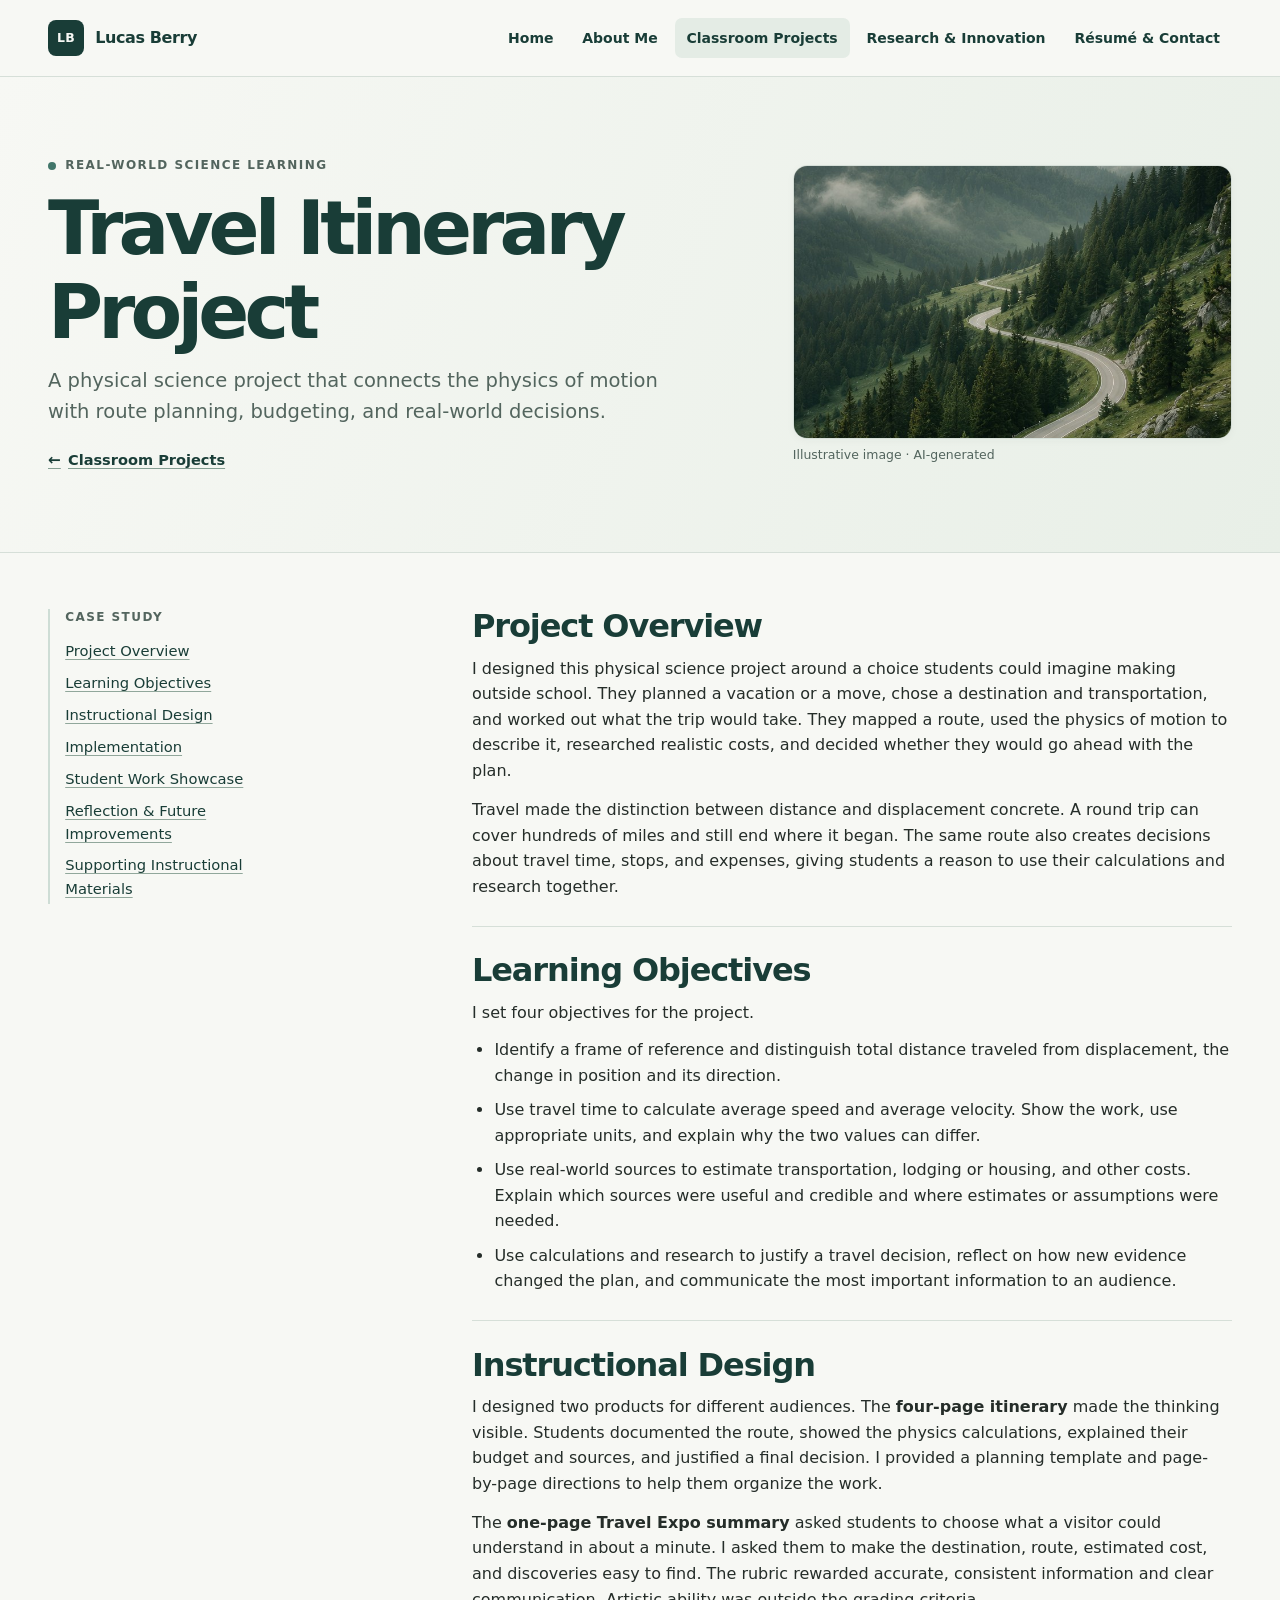
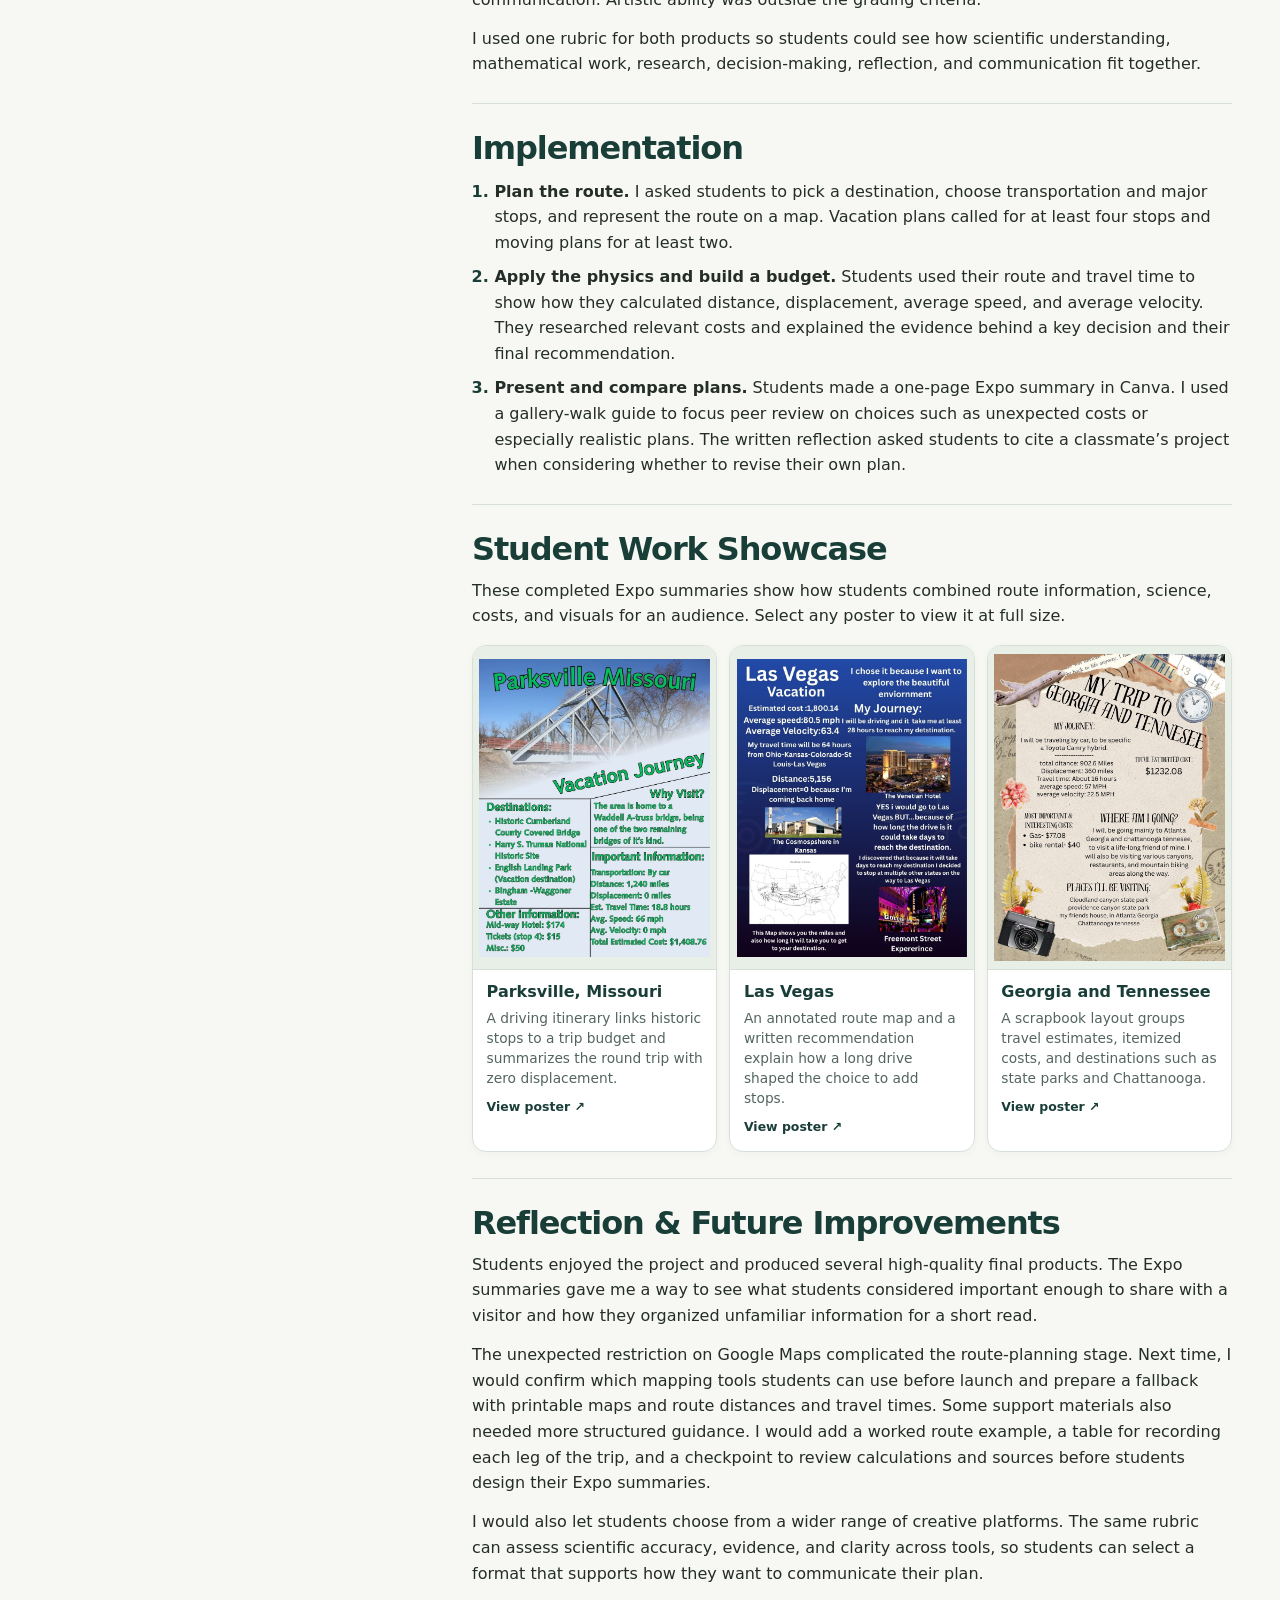
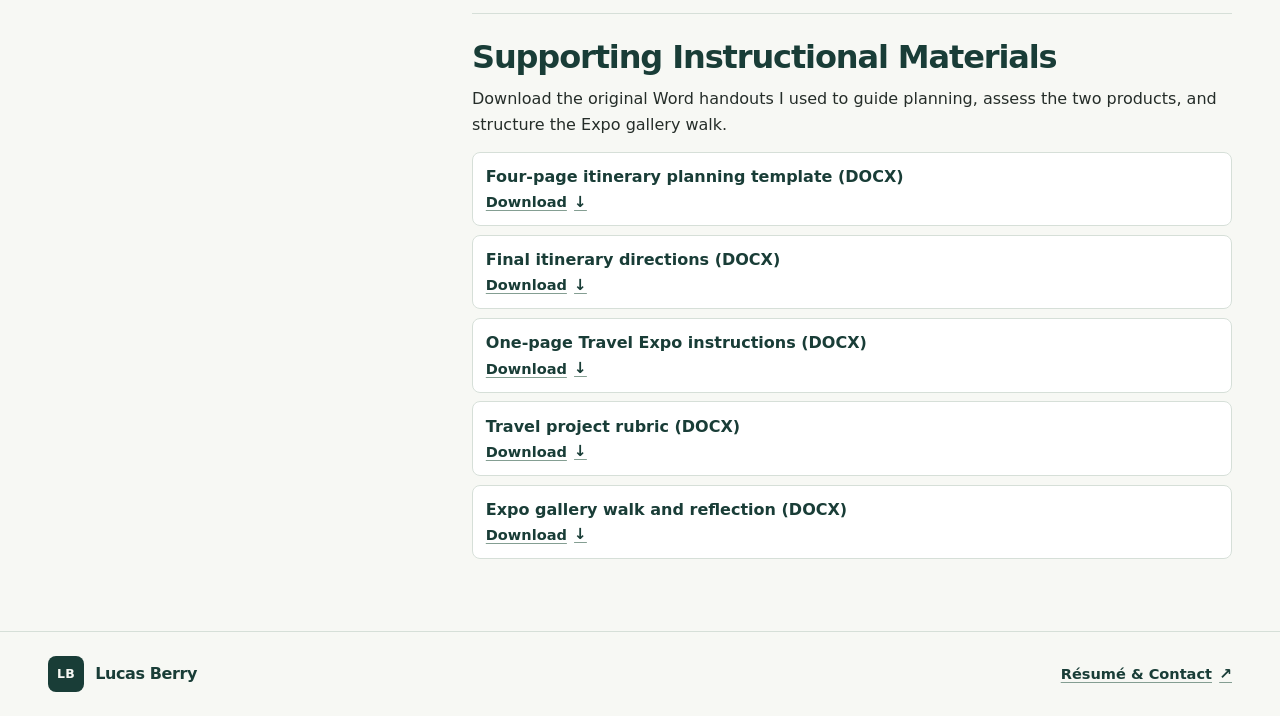
<file: project-travel-itinerary.html>
<!doctype html>
<html lang="en">
<head>
  <meta charset="utf-8">
  <meta name="viewport" content="width=device-width, initial-scale=1">
  <meta name="robots" content="index, follow">
  <link rel="canonical" href="https://lucasberry-education.github.io/project-travel-itinerary.html">
  <meta name="description" content="A classroom project centered on planning a travel itinerary.">
  <meta name="theme-color" content="#F7F8F4">
  <title>Travel Itinerary Project | Lucas Berry</title>
  <link rel="stylesheet" href="assets/site.css">
  <link rel='stylesheet' href='assets/travel-case.css'>
  <script src="assets/site.js" defer></script>
</head>
<body>
  <a class="skip-link" href="#main">Skip to content</a>
  <header class="site-header">
    <div class="wrap header-inner">
      <a class="brand" href="index.html" aria-label="Lucas Berry home"><span class="brand-mark" aria-hidden="true">LB</span><span>Lucas Berry</span></a>
      <button class="menu" type="button" aria-expanded="false" aria-controls="site-nav" hidden>Menu</button>
      <nav id="site-nav" aria-label="Primary"><ul><li><a href="index.html">Home</a></li><li><a href="about.html">About Me</a></li><li><a href="classroom-projects.html" aria-current="page">Classroom Projects</a></li><li><a href="research-innovation.html">Research &amp; Innovation</a></li><li><a href="resume-contact.html">R&#233;sum&#233; &amp; Contact</a></li></ul></nav>
    </div>
  </header>
  <main id="main" tabindex="-1"><section class="page-hero travel-hero">
  <div class="wrap travel-hero-layout">
    <div>
      <p class="eyebrow"><span class="indicator"></span>Real-world science learning</p>
      <h1>Travel Itinerary Project</h1>
      <p class="lead">A physical science project that connects the physics of motion with route planning, budgeting, and real-world decisions.</p>
      <p class="case-back"><a class="text-link" href="classroom-projects.html"><span aria-hidden="true">←</span> Classroom Projects</a></p>
    </div>
    <figure class="case-feature"><img class="travel-hero-image" src="assets/travel.jpg" width="768" height="532" alt="Illustrative mountain road winding through a forested valley."><figcaption>Illustrative image · AI-generated</figcaption></figure>
  </div>
</section>
<div class="wrap content-layout travel-case">
  <aside class="page-aside" aria-label="On this page">
    <p class="eyebrow">Case study</p>
    <ul>
      <li><a href="#overview">Project Overview</a></li>
      <li><a href="#objectives">Learning Objectives</a></li>
      <li><a href="#design">Instructional Design</a></li>
      <li><a href="#implementation">Implementation</a></li>
      <li><a href="#student-work">Student Work Showcase</a></li>
      <li><a href="#reflection">Reflection &amp; Future Improvements</a></li>
      <li><a href="#materials">Supporting Instructional Materials</a></li>
    </ul>
  </aside>
  <article class="content-stack">
    <section id="overview">
      <h2>Project Overview</h2>
      <p>I designed this physical science project around a choice students could imagine making outside school. They planned a vacation or a move, chose a destination and transportation, and worked out what the trip would take. They mapped a route, used the physics of motion to describe it, researched realistic costs, and decided whether they would go ahead with the plan.</p>
      <p>Travel made the distinction between distance and displacement concrete. A round trip can cover hundreds of miles and still end where it began. The same route also creates decisions about travel time, stops, and expenses, giving students a reason to use their calculations and research together.</p>
    </section>
    <section id="objectives">
      <h2>Learning Objectives</h2>
      <p>I set four objectives for the project.</p>
      <ul class="travel-objectives">
        <li>Identify a frame of reference and distinguish total distance traveled from displacement, the change in position and its direction.</li>
        <li>Use travel time to calculate average speed and average velocity. Show the work, use appropriate units, and explain why the two values can differ.</li>
        <li>Use real-world sources to estimate transportation, lodging or housing, and other costs. Explain which sources were useful and credible and where estimates or assumptions were needed.</li>
        <li>Use calculations and research to justify a travel decision, reflect on how new evidence changed the plan, and communicate the most important information to an audience.</li>
      </ul>
    </section>
    <section id="design">
      <h2>Instructional Design</h2>
      <p>I designed two products for different audiences. The <strong>four-page itinerary</strong> made the thinking visible. Students documented the route, showed the physics calculations, explained their budget and sources, and justified a final decision. I provided a planning template and page-by-page directions to help them organize the work.</p>
      <p>The <strong>one-page Travel Expo summary</strong> asked students to choose what a visitor could understand in about a minute. I asked them to make the destination, route, estimated cost, and discoveries easy to find. The rubric rewarded accurate, consistent information and clear communication. Artistic ability was outside the grading criteria.</p>
      <p>I used one rubric for both products so students could see how scientific understanding, mathematical work, research, decision-making, reflection, and communication fit together.</p>
    </section>
    <section id="implementation">
      <h2>Implementation</h2>
      <ol class="travel-steps">
        <li><strong>Plan the route.</strong> I asked students to pick a destination, choose transportation and major stops, and represent the route on a map. Vacation plans called for at least four stops and moving plans for at least two.</li>
        <li><strong>Apply the physics and build a budget.</strong> Students used their route and travel time to show how they calculated distance, displacement, average speed, and average velocity. They researched relevant costs and explained the evidence behind a key decision and their final recommendation.</li>
        <li><strong>Present and compare plans.</strong> Students made a one-page Expo summary in Canva. I used a gallery-walk guide to focus peer review on choices such as unexpected costs or especially realistic plans. The written reflection asked students to cite a classmate’s project when considering whether to revise their own plan.</li>
      </ol>
    </section>
    <section id="student-work">
      <h2>Student Work Showcase</h2>
      <p>These completed Expo summaries show how students combined route information, science, costs, and visuals for an audience. Select any poster to view it at full size.</p>
      <ul class="travel-gallery">
<li>
  <a class="project-card" href="materials/travel-poster-missouri.jpg">
    <img class="travel-gallery-image" src="materials/travel-poster-missouri.jpg" width="1545" height="1999" alt="Green travel poster with a photograph of a truss bridge and sections for destinations, travel measurements, and costs." loading="lazy">
    <div class="travel-gallery-copy">
      <span class="travel-gallery-title">Parksville, Missouri</span>
      <p class="travel-gallery-caption">A driving itinerary links historic stops to a trip budget and summarizes the round trip with zero displacement.</p>
      <span class="travel-gallery-action">View poster <span aria-hidden="true">↗</span></span>
    </div>
  </a>
</li>

<li>
  <a class="project-card" href="materials/travel-poster-las-vegas.jpg">
    <img class="travel-gallery-image" src="materials/travel-poster-las-vegas.jpg" width="1545" height="1999" alt="Blue travel poster with a hand-drawn route, photos of stops, estimated travel figures, and a final recommendation." loading="lazy">
    <div class="travel-gallery-copy">
      <span class="travel-gallery-title">Las Vegas</span>
      <p class="travel-gallery-caption">An annotated route map and a written recommendation explain how a long drive shaped the choice to add stops.</p>
      <span class="travel-gallery-action">View poster <span aria-hidden="true">↗</span></span>
    </div>
  </a>
</li>

<li>
  <a class="project-card" href="materials/travel-poster-georgia-tennessee.jpg">
    <img class="travel-gallery-image" src="materials/travel-poster-georgia-tennessee.jpg" width="1728" height="2304" alt="Collage-style travel poster with sections for the journey, estimated costs, and places to visit." loading="lazy">
    <div class="travel-gallery-copy">
      <span class="travel-gallery-title">Georgia and Tennessee</span>
      <p class="travel-gallery-caption">A scrapbook layout groups travel estimates, itemized costs, and destinations such as state parks and Chattanooga.</p>
      <span class="travel-gallery-action">View poster <span aria-hidden="true">↗</span></span>
    </div>
  </a>
</li></ul>
    </section>
    <section id="reflection">
      <h2>Reflection &amp; Future Improvements</h2>
      <p>Students enjoyed the project and produced several high-quality final products. The Expo summaries gave me a way to see what students considered important enough to share with a visitor and how they organized unfamiliar information for a short read.</p>
      <p>The unexpected restriction on Google Maps complicated the route-planning stage. Next time, I would confirm which mapping tools students can use before launch and prepare a fallback with printable maps and route distances and travel times. Some support materials also needed more structured guidance. I would add a worked route example, a table for recording each leg of the trip, and a checkpoint to review calculations and sources before students design their Expo summaries.</p>
      <p>I would also let students choose from a wider range of creative platforms. The same rubric can assess scientific accuracy, evidence, and clarity across tools, so students can select a format that supports how they want to communicate their plan.</p>
    </section>
    <section id="materials">
      <h2>Supporting Instructional Materials</h2>
      <p>Download the original Word handouts I used to guide planning, assess the two products, and structure the Expo gallery walk.</p>
      <div class="travel-resources"><ul class="material-list"><li class='material'><span class='material-title'>Four-page itinerary planning template (DOCX)</span><div class='material-links'><a class='text-link' href='materials/travel-itinerary-planning-template.docx' download aria-label='Download Four-page itinerary planning template (DOCX)'>Download <span aria-hidden='true'>↓</span></a></div></li><li class='material'><span class='material-title'>Final itinerary directions (DOCX)</span><div class='material-links'><a class='text-link' href='materials/travel-final-itinerary-directions.docx' download aria-label='Download Final itinerary directions (DOCX)'>Download <span aria-hidden='true'>↓</span></a></div></li><li class='material'><span class='material-title'>One-page Travel Expo instructions (DOCX)</span><div class='material-links'><a class='text-link' href='materials/travel-expo-summary-instructions.docx' download aria-label='Download One-page Travel Expo instructions (DOCX)'>Download <span aria-hidden='true'>↓</span></a></div></li><li class='material'><span class='material-title'>Travel project rubric (DOCX)</span><div class='material-links'><a class='text-link' href='materials/travel-project-rubric.docx' download aria-label='Download Travel project rubric (DOCX)'>Download <span aria-hidden='true'>↓</span></a></div></li><li class='material'><span class='material-title'>Expo gallery walk and reflection (DOCX)</span><div class='material-links'><a class='text-link' href='materials/travel-expo-gallery-walk.docx' download aria-label='Download Expo gallery walk and reflection (DOCX)'>Download <span aria-hidden='true'>↓</span></a></div></li></ul></div>
    </section>
  </article>
</div></main>
  <footer class="site-footer"><div class="wrap footer-inner">
    <a class="brand" href="index.html" aria-label="Lucas Berry home"><span class="brand-mark" aria-hidden="true">LB</span><span>Lucas Berry</span></a>
    
    <a class="text-link" href="resume-contact.html">Résumé &amp; Contact <span aria-hidden="true">↗</span></a>
  </div></footer>
</body>
</html>
</file>
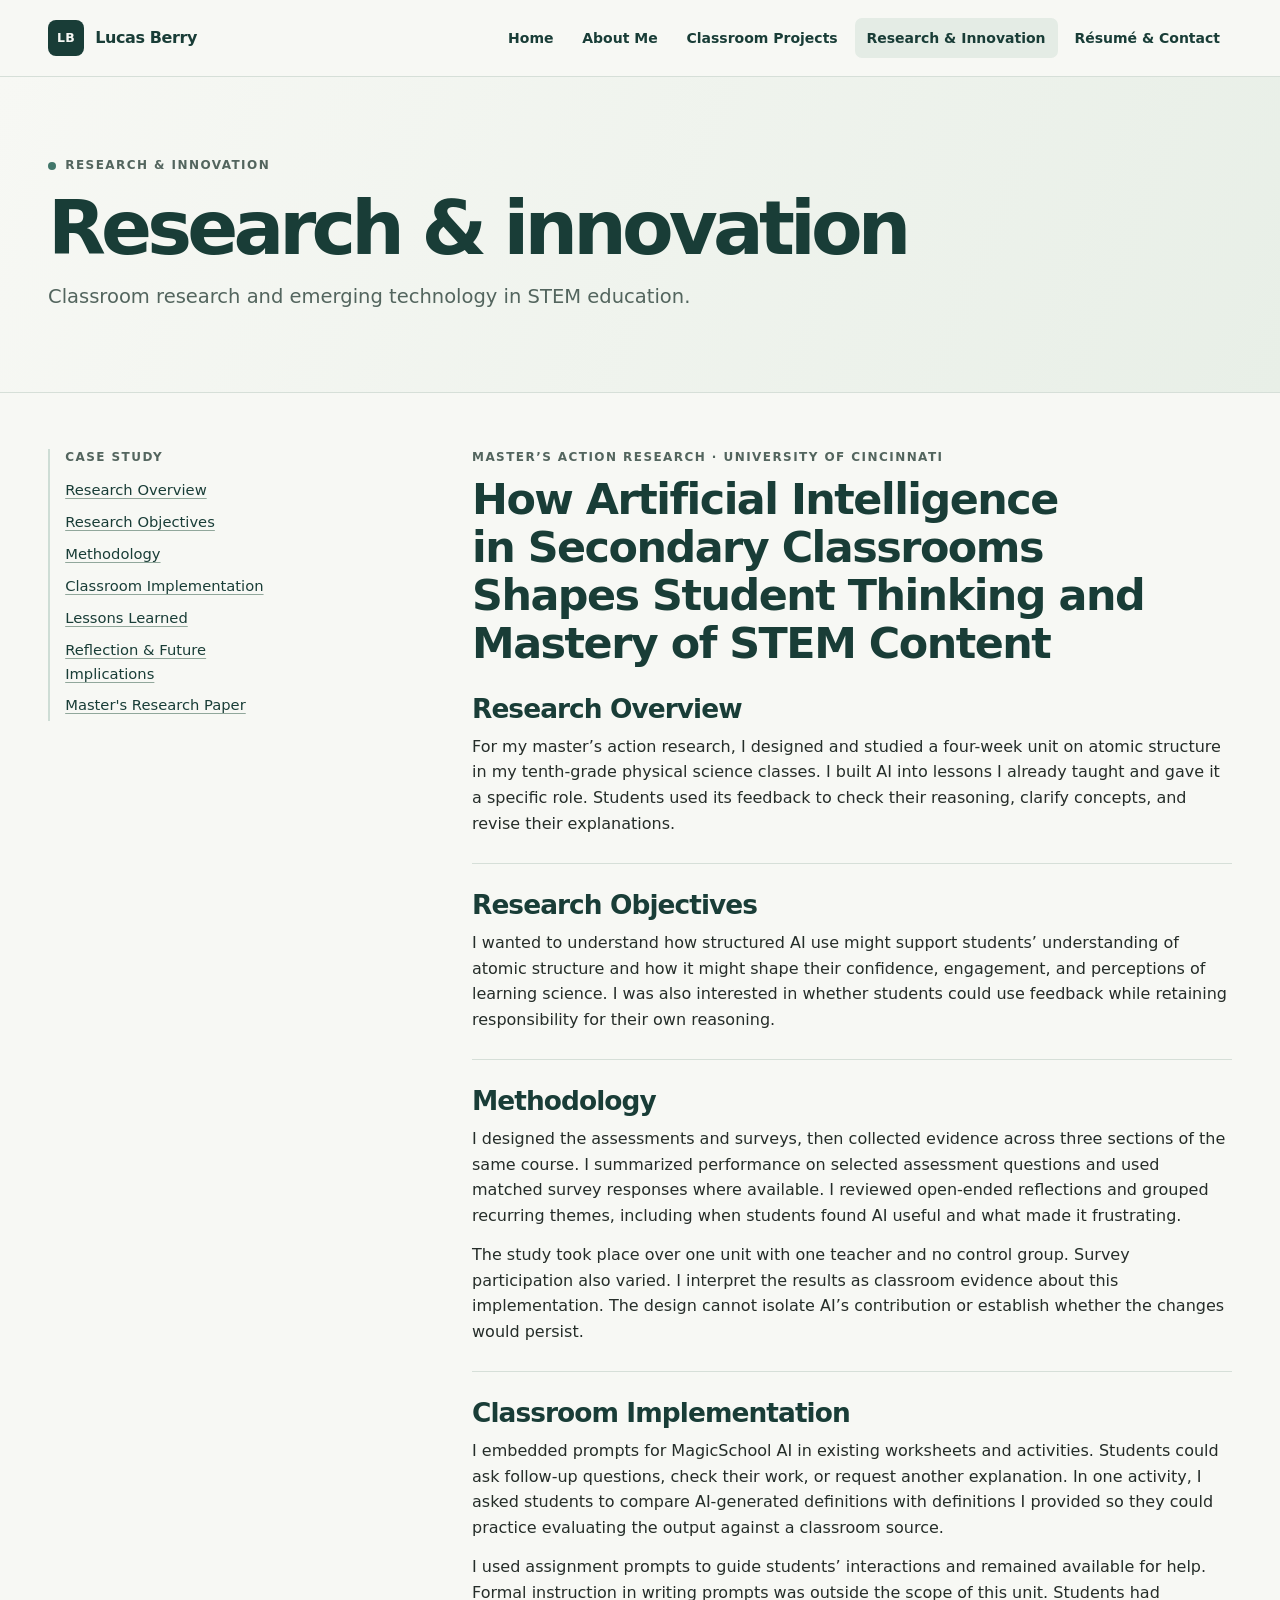
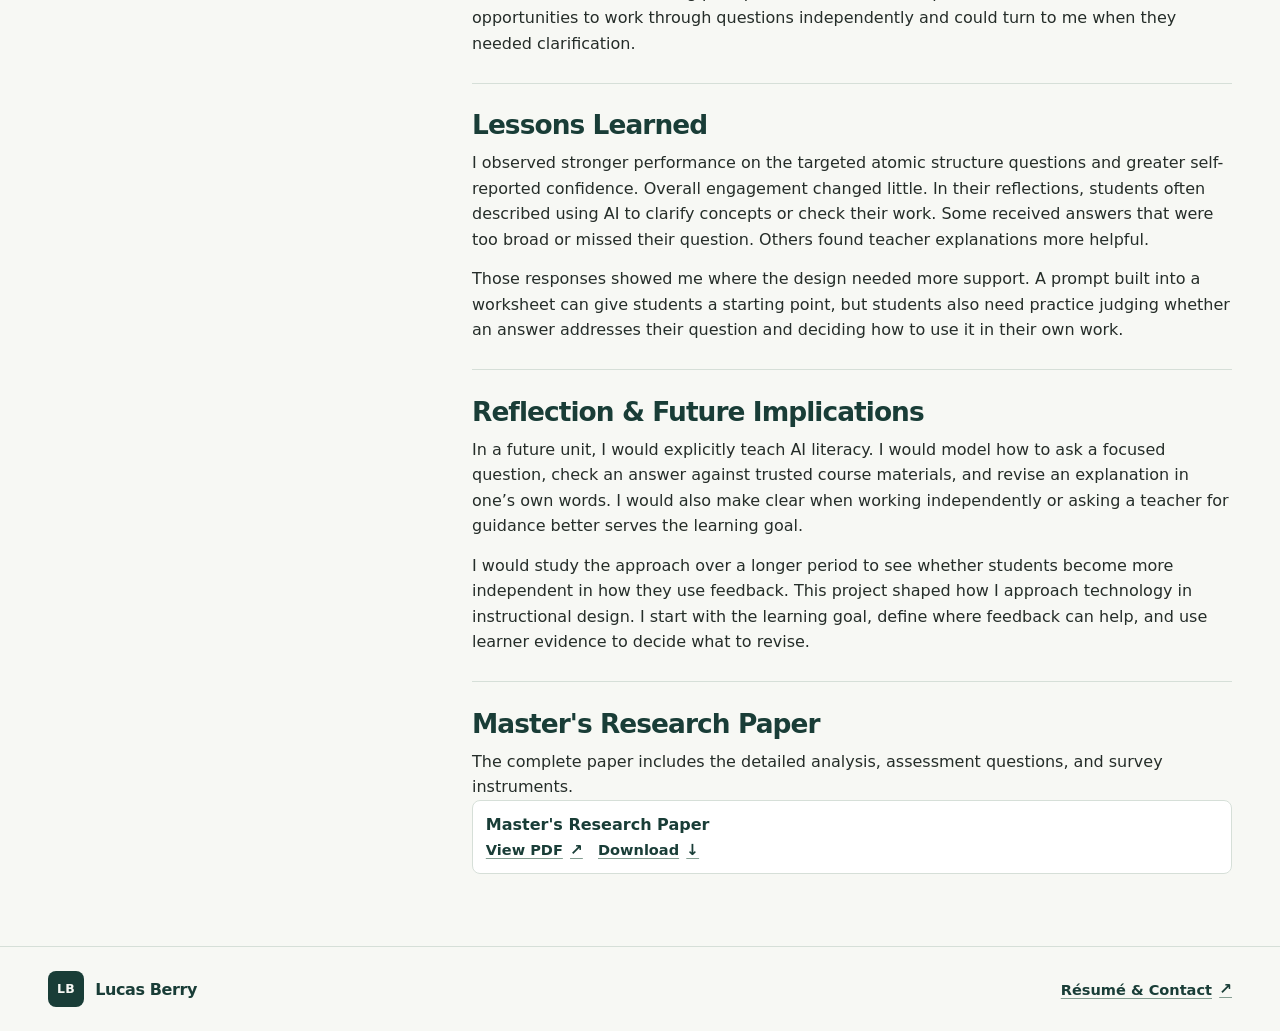
<file: research-innovation.html>
<!doctype html>
<html lang="en">
<head>
  <meta charset="utf-8">
  <meta name="viewport" content="width=device-width, initial-scale=1">
  <meta name="robots" content="index, follow">
  <link rel="canonical" href="https://lucasberry-education.github.io/research-innovation.html">
  <meta name="description" content="Lucas Berry&#39;s University of Cincinnati action research on AI use and STEM learning in secondary classrooms.">
  <meta name="theme-color" content="#F7F8F4">
  <title>Research &amp; Innovation | Lucas Berry</title>
  <link rel="stylesheet" href="assets/site.css">
  <script src="assets/site.js" defer></script>
</head>
<body>
  <a class="skip-link" href="#main">Skip to content</a>
  <header class="site-header">
    <div class="wrap header-inner">
      <a class="brand" href="index.html" aria-label="Lucas Berry home"><span class="brand-mark" aria-hidden="true">LB</span><span>Lucas Berry</span></a>
      <button class="menu" type="button" aria-expanded="false" aria-controls="site-nav" hidden>Menu</button>
      <nav id="site-nav" aria-label="Primary"><ul><li><a href="index.html">Home</a></li><li><a href="about.html">About Me</a></li><li><a href="classroom-projects.html">Classroom Projects</a></li><li><a href="research-innovation.html" aria-current="page">Research &amp; Innovation</a></li><li><a href="resume-contact.html">R&#233;sum&#233; &amp; Contact</a></li></ul></nav>
    </div>
  </header>
  <main id="main" tabindex="-1"><section class="page-hero"><div class="wrap">
  <p class="eyebrow"><span class="indicator"></span> Research &amp; Innovation</p>
  <h1>Research &amp; innovation</h1>
  <p class="lead">Classroom research and emerging technology in STEM education.</p>
</div></section>
<div class="wrap content-layout research-layout" id="masters-research">
  <aside class="page-aside" aria-label="On this page"><p class="eyebrow">Case study</p><ul>
    <li><a href="#overview">Research Overview</a></li>
    <li><a href="#objectives">Research Objectives</a></li>
    <li><a href="#methodology">Methodology</a></li>
    <li><a href="#implementation">Classroom Implementation</a></li>
    <li><a href="#lessons">Lessons Learned</a></li>
    <li><a href="#implications">Reflection &amp; Future Implications</a></li>
    <li><a href="#paper">Master's Research Paper</a></li>
  </ul></aside>
  <article class="content-stack">
    <header class="case-title">
      <p class="eyebrow">Master’s action research · University of Cincinnati</p>
      <h2>How Artificial Intelligence in Secondary Classrooms Shapes Student Thinking and Mastery of STEM Content</h2>
    </header>
    <section id="overview">
      <h3>Research Overview</h3>
      <p>For my master’s action research, I designed and studied a four-week unit on atomic structure in my tenth-grade physical science classes. I built AI into lessons I already taught and gave it a specific role. Students used its feedback to check their reasoning, clarify concepts, and revise their explanations.</p>
    </section>
    <section id="objectives">
      <h3>Research Objectives</h3>
      <p>I wanted to understand how structured AI use might support students’ understanding of atomic structure and how it might shape their confidence, engagement, and perceptions of learning science. I was also interested in whether students could use feedback while retaining responsibility for their own reasoning.</p>
    </section>
    <section id="methodology">
      <h3>Methodology</h3>
      <p>I designed the assessments and surveys, then collected evidence across three sections of the same course. I summarized performance on selected assessment questions and used matched survey responses where available. I reviewed open-ended reflections and grouped recurring themes, including when students found AI useful and what made it frustrating.</p>
      <p>The study took place over one unit with one teacher and no control group. Survey participation also varied. I interpret the results as classroom evidence about this implementation. The design cannot isolate AI’s contribution or establish whether the changes would persist.</p>
    </section>
    <section id="implementation">
      <h3>Classroom Implementation</h3>
      <p>I embedded prompts for MagicSchool AI in existing worksheets and activities. Students could ask follow-up questions, check their work, or request another explanation. In one activity, I asked students to compare AI-generated definitions with definitions I provided so they could practice evaluating the output against a classroom source.</p>
      <p>I used assignment prompts to guide students’ interactions and remained available for help. Formal instruction in writing prompts was outside the scope of this unit. Students had opportunities to work through questions independently and could turn to me when they needed clarification.</p>
    </section>
    <section id="lessons">
      <h3>Lessons Learned</h3>
      <p>I observed stronger performance on the targeted atomic structure questions and greater self-reported confidence. Overall engagement changed little. In their reflections, students often described using AI to clarify concepts or check their work. Some received answers that were too broad or missed their question. Others found teacher explanations more helpful.</p>
      <p>Those responses showed me where the design needed more support. A prompt built into a worksheet can give students a starting point, but students also need practice judging whether an answer addresses their question and deciding how to use it in their own work.</p>
    </section>
    <section id="implications">
      <h3>Reflection &amp; Future Implications</h3>
      <p>In a future unit, I would explicitly teach AI literacy. I would model how to ask a focused question, check an answer against trusted course materials, and revise an explanation in one’s own words. I would also make clear when working independently or asking a teacher for guidance better serves the learning goal.</p>
      <p>I would study the approach over a longer period to see whether students become more independent in how they use feedback. This project shaped how I approach technology in instructional design. I start with the learning goal, define where feedback can help, and use learner evidence to decide what to revise.</p>
    </section>
    <section id="paper">
      <h3>Master's Research Paper</h3>
      <p>The complete paper includes the detailed analysis, assessment questions, and survey instruments.</p>
      <ul class="material-list"><li class='material'><span class='material-title'>Master&#39;s Research Paper</span><div class='material-links'><a class='text-link' href='materials/berry-masters-action-research.pdf' aria-label='View Master&#39;s Research Paper'>View PDF <span aria-hidden='true'>↗</span></a><a class='text-link' href='materials/berry-masters-action-research.pdf' download aria-label='Download Master&#39;s Research Paper'>Download <span aria-hidden='true'>↓</span></a></div></li></ul>
    </section>
  </article>
</div>
</main>
  <footer class="site-footer"><div class="wrap footer-inner">
    <a class="brand" href="index.html" aria-label="Lucas Berry home"><span class="brand-mark" aria-hidden="true">LB</span><span>Lucas Berry</span></a>
    
    <a class="text-link" href="resume-contact.html">Résumé &amp; Contact <span aria-hidden="true">↗</span></a>
  </div></footer>
</body>
</html>
</file>
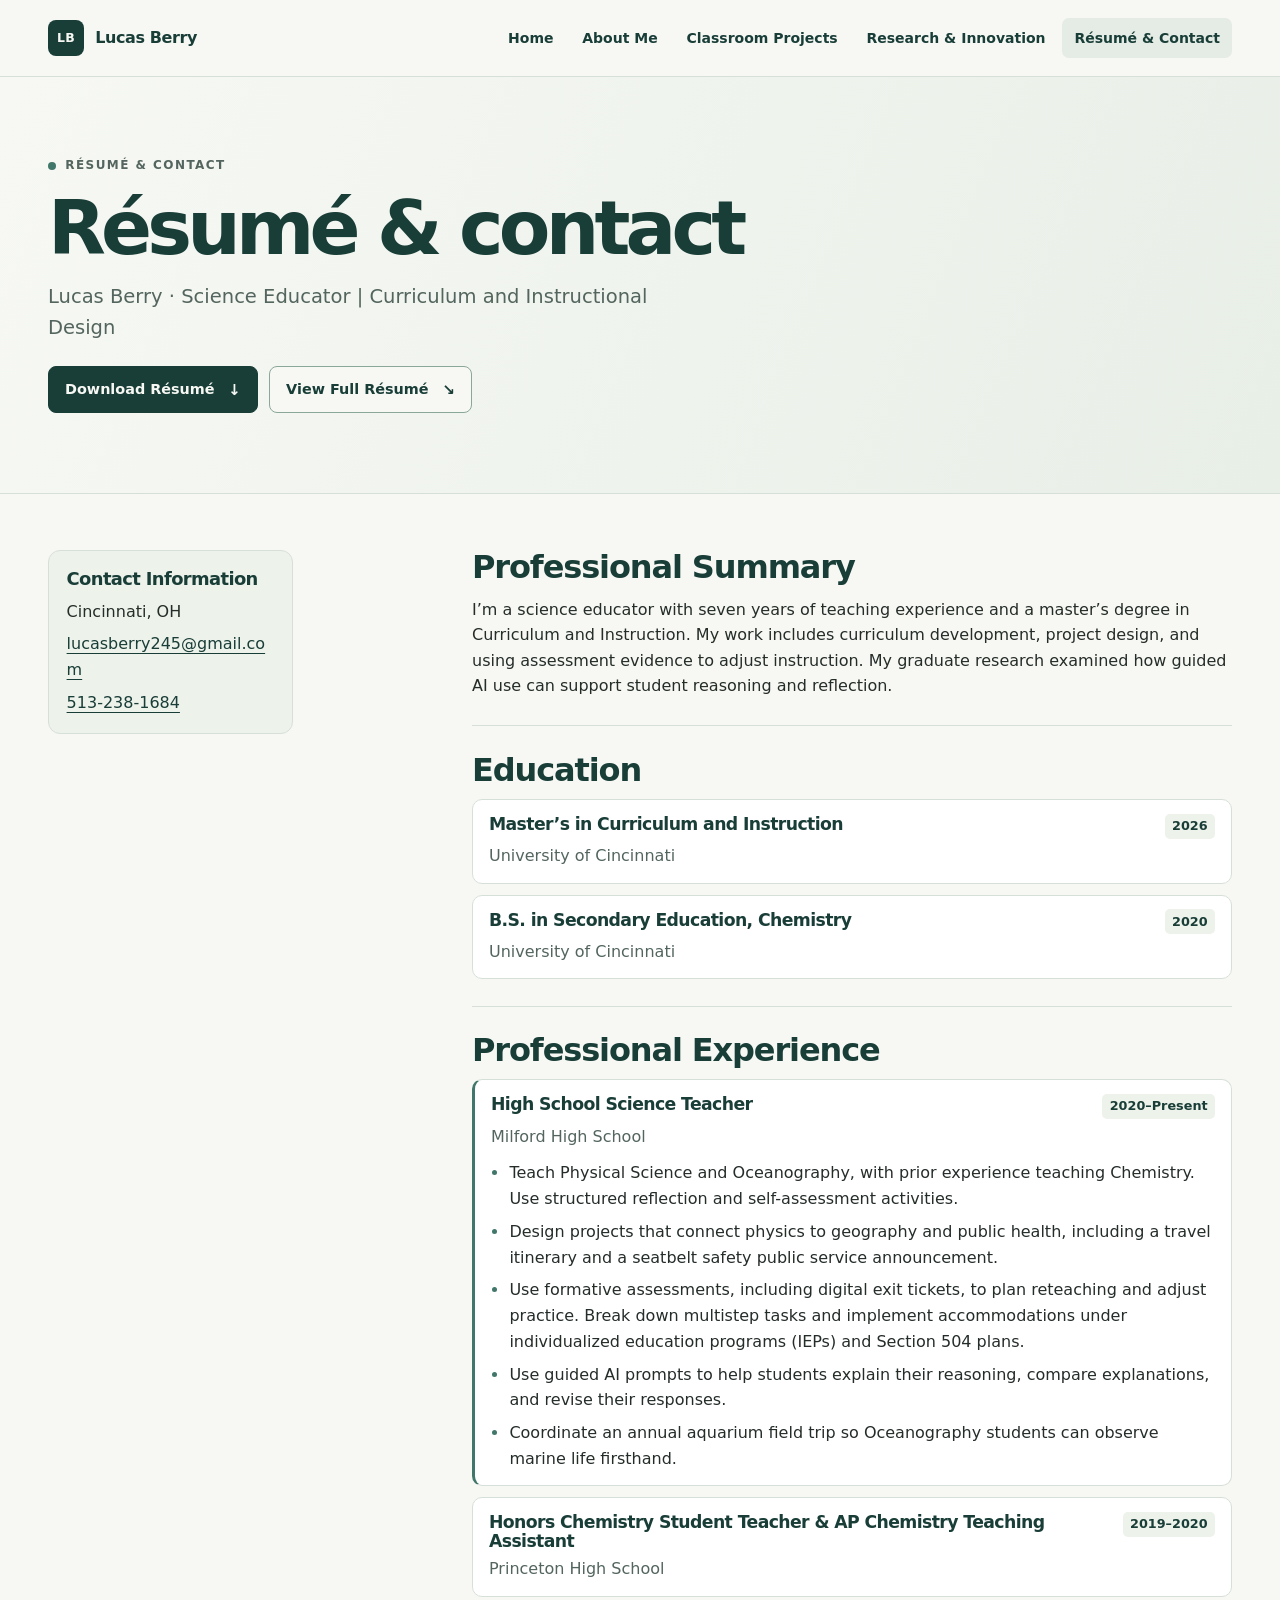
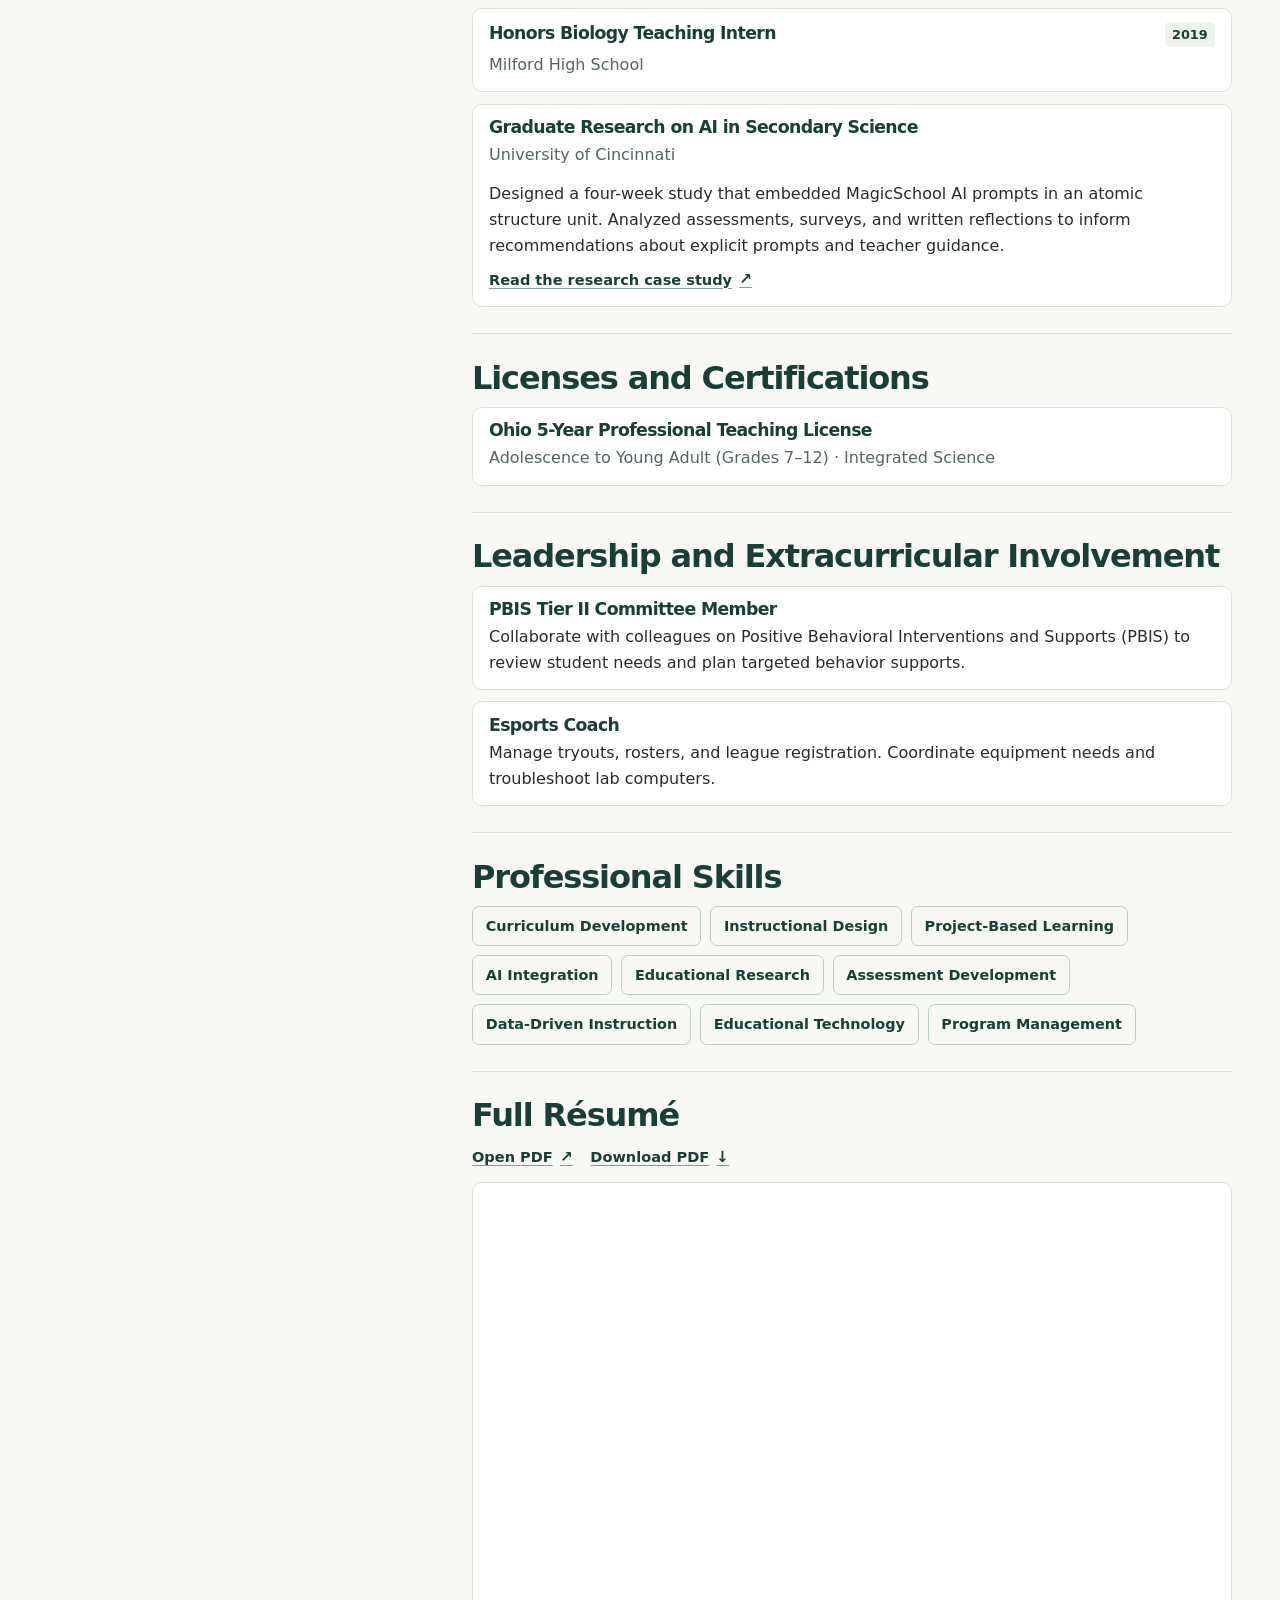
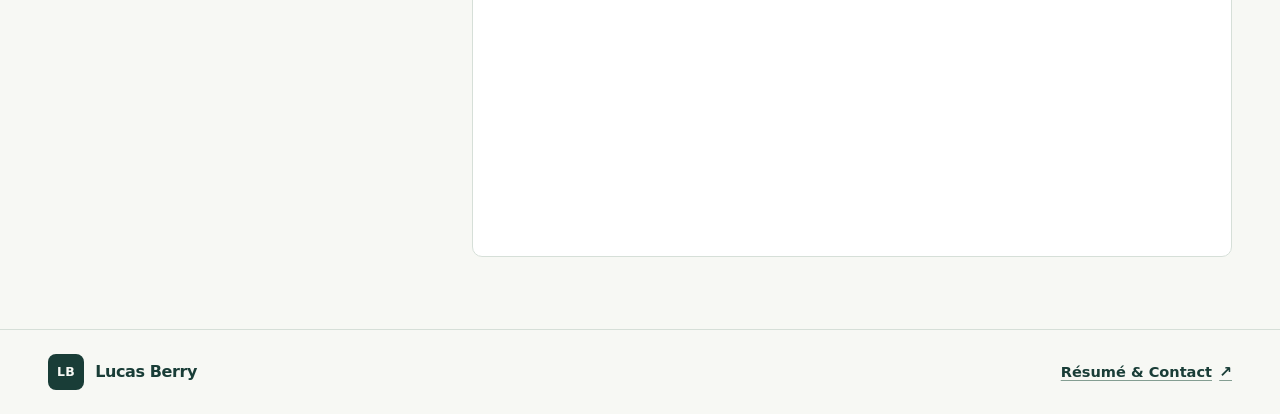
<file: resume-contact.html>
<!doctype html>
<html lang="en">
<head>
  <meta charset="utf-8">
  <meta name="viewport" content="width=device-width, initial-scale=1">
  <meta name="robots" content="index, follow">
  <link rel="canonical" href="https://lucasberry-education.github.io/resume-contact.html">
  <meta name="description" content="Professional summary, education, skills, r&#233;sum&#233;, and contact information for Lucas Berry.">
  <meta name="theme-color" content="#F7F8F4">
  <title>R&#233;sum&#233; &amp; Contact | Lucas Berry</title>
  <link rel="stylesheet" href="assets/site.css">
  <link rel='stylesheet' href='assets/resume.css'>
  <script src="assets/site.js" defer></script>
</head>
<body>
  <a class="skip-link" href="#main">Skip to content</a>
  <header class="site-header">
    <div class="wrap header-inner">
      <a class="brand" href="index.html" aria-label="Lucas Berry home"><span class="brand-mark" aria-hidden="true">LB</span><span>Lucas Berry</span></a>
      <button class="menu" type="button" aria-expanded="false" aria-controls="site-nav" hidden>Menu</button>
      <nav id="site-nav" aria-label="Primary"><ul><li><a href="index.html">Home</a></li><li><a href="about.html">About Me</a></li><li><a href="classroom-projects.html">Classroom Projects</a></li><li><a href="research-innovation.html">Research &amp; Innovation</a></li><li><a href="resume-contact.html" aria-current="page">R&#233;sum&#233; &amp; Contact</a></li></ul></nav>
    </div>
  </header>
  <main id="main" tabindex="-1"><section class="page-hero resume-hero"><div class="wrap">
  <p class="eyebrow"><span class="indicator"></span> Résumé &amp; Contact</p>
  <h1>Résumé &amp; contact</h1>
  <p class="lead">Lucas Berry · Science Educator | Curriculum and Instructional Design</p>
  <div class="actions" aria-label="Résumé options">
    <a class="button primary" href="materials/lucas-berry-resume.pdf" download>Download Résumé <span aria-hidden="true">↓</span></a>
    <a class="button secondary" href="#full-resume">View Full Résumé <span aria-hidden="true">↘</span></a>
  </div>
</div></section>
<div class="wrap content-layout resume-layout">
  <aside class="profile-panel resume-contact-panel" aria-labelledby="contact-heading">
    <h2 id="contact-heading">Contact Information</h2>
    <address><p>Cincinnati, OH</p><p><a href='mailto:lucasberry245@gmail.com'>lucasberry245@gmail.com</a></p><p><a href='tel:+15132381684'>513-238-1684</a></p></address>
  </aside>
  <article class="content-stack">
    <section id="summary">
      <h2>Professional Summary</h2>
      <p>I’m a science educator with seven years of teaching experience and a master’s degree in Curriculum and Instruction. My work includes curriculum development, project design, and using assessment evidence to adjust instruction. My graduate research examined how guided AI use can support student reasoning and reflection.</p>
    </section>
    <section id="education">
      <h2>Education</h2>
      <div class="resume-entries">
        <div class="resume-entry">
          <div class="resume-entry-heading">
            <h3>Master’s in Curriculum and Instruction</h3>
            <span class="resume-date">2026</span>
          </div>
          <p>University of Cincinnati</p>
        </div>
        <div class="resume-entry">
          <div class="resume-entry-heading">
            <h3>B.S. in Secondary Education, Chemistry</h3>
            <span class="resume-date">2020</span>
          </div>
          <p>University of Cincinnati</p>
        </div>
      </div>
    </section>
    <section id="experience">
      <h2>Professional Experience</h2>
      <div class="resume-entries">
        <div class="resume-entry resume-entry-featured">
          <div class="resume-entry-heading">
            <h3>High School Science Teacher</h3>
            <span class="resume-date">2020–Present</span>
          </div>
          <p>Milford High School</p>
          <ul class="resume-highlights">
            <li>Teach Physical Science and Oceanography, with prior experience teaching Chemistry. Use structured reflection and self-assessment activities.</li>
            <li>Design projects that connect physics to geography and public health, including a travel itinerary and a seatbelt safety public service announcement.</li>
            <li>Use formative assessments, including digital exit tickets, to plan reteaching and adjust practice. Break down multistep tasks and implement accommodations under individualized education programs (IEPs) and Section 504 plans.</li>
            <li>Use guided AI prompts to help students explain their reasoning, compare explanations, and revise their responses.</li>
            <li>Coordinate an annual aquarium field trip so Oceanography students can observe marine life firsthand.</li>
          </ul>
        </div>
        <div class="resume-entry">
          <div class="resume-entry-heading">
            <h3>Honors Chemistry Student Teacher &amp; AP Chemistry Teaching Assistant</h3>
            <span class="resume-date">2019–2020</span>
          </div>
          <p>Princeton High School</p>
        </div>
        <div class="resume-entry">
          <div class="resume-entry-heading">
            <h3>Honors Biology Teaching Intern</h3>
            <span class="resume-date">2019</span>
          </div>
          <p>Milford High School</p>
        </div>
        <div class="resume-entry">
          <div class="resume-entry-heading"><h3>Graduate Research on AI in Secondary Science</h3></div>
          <p>University of Cincinnati</p>
          <p class="resume-entry-detail">Designed a four-week study that embedded MagicSchool AI prompts in an atomic structure unit. Analyzed assessments, surveys, and written reflections to inform recommendations about explicit prompts and teacher guidance.</p>
          <a class="text-link resume-entry-link" href="research-innovation.html#masters-research">Read the research case study <span aria-hidden="true">↗</span></a>
        </div>
      </div>
    </section>
    <section id="credentials">
      <h2>Licenses and Certifications</h2>
      <div class="resume-entry">
        <div class="resume-entry-heading"><h3>Ohio 5-Year Professional Teaching License</h3></div>
        <p>Adolescence to Young Adult (Grades 7–12) · Integrated Science</p>
      </div>
    </section>
    <section id="leadership">
      <h2>Leadership and Extracurricular Involvement</h2>
      <div class="resume-entries">
        <div class="resume-entry">
          <div class="resume-entry-heading"><h3>PBIS Tier II Committee Member</h3></div>
          <p class="resume-entry-detail">Collaborate with colleagues on Positive Behavioral Interventions and Supports (PBIS) to review student needs and plan targeted behavior supports.</p>
        </div>
        <div class="resume-entry">
          <div class="resume-entry-heading"><h3>Esports Coach</h3></div>
          <p class="resume-entry-detail">Manage tryouts, rosters, and league registration. Coordinate equipment needs and troubleshoot lab computers.</p>
        </div>
      </div>
    </section>
    <section id="skills">
      <h2>Professional Skills</h2>
      <ul class="expertise-list" role="list">
        <li>Curriculum Development</li>
        <li>Instructional Design</li>
        <li>Project-Based Learning</li>
        <li>AI Integration</li>
        <li>Educational Research</li>
        <li>Assessment Development</li>
        <li>Data-Driven Instruction</li>
        <li>Educational Technology</li>
        <li>Program Management</li>
      </ul>
    </section>
    <section id="full-resume">
      <h2>Full Résumé</h2>
      <div class="resume-viewer-links">
        <a class="text-link" href="materials/lucas-berry-resume.pdf">Open PDF <span aria-hidden="true">↗</span></a>
        <a class="text-link" href="materials/lucas-berry-resume.pdf" download>Download PDF <span aria-hidden="true">↓</span></a>
      </div>
      <iframe class="resume-viewer" src="materials/lucas-berry-resume.pdf#view=FitH&amp;navpanes=0" title="Lucas Berry’s full résumé (PDF)" loading="lazy"></iframe>
    </section>
  </article>
</div></main>
  <footer class="site-footer"><div class="wrap footer-inner">
    <a class="brand" href="index.html" aria-label="Lucas Berry home"><span class="brand-mark" aria-hidden="true">LB</span><span>Lucas Berry</span></a>
    
    <a class="text-link" href="resume-contact.html">Résumé &amp; Contact <span aria-hidden="true">↗</span></a>
  </div></footer>
</body>
</html>
</file>
<file: assets/site.css>
:root {
  color-scheme: light;
  --forest: #193d37;
  --teal: #41766a;
  --sage: #ceddd5;
  --paper: #f7f8f4;
  --ink: #252d29;
  --muted: #53655e;
  --line: #d6dfd8;
  --white: #fff;
  --page: 1184px;
  --sans: Inter, "Segoe UI", system-ui, sans-serif;
  --serif: "Instrument Serif", Georgia, serif;
}
*, *::before, *::after { box-sizing: border-box; }
html { scroll-behavior: smooth; }
body { margin: 0; background: var(--paper); color: var(--ink); font: 16px/1.6 var(--sans); }
[hidden] { display: none !important; }
a { color: var(--forest); text-underline-offset: .22em; }
button { font: inherit; }
:focus-visible { outline: 3px solid var(--forest); outline-offset: 4px; }
main:focus { outline: none; }
[id] { scroll-margin-top: 1.5rem; }
h1, h2, h3, p, ul, figure { margin: 0; }
h1, h2, h3 { overflow-wrap: anywhere; color: var(--forest); line-height: 1.12; letter-spacing: -.035em; text-wrap: balance; }
h2 { font-size: clamp(1.8rem, 3.25vw, 2.7rem); }
h3 { font-size: clamp(1.25rem, 2.2vw, 1.65rem); }
p + p { margin-top: .85rem; }
.wrap { width: min(calc(100% - 4rem), var(--page)); margin-inline: auto; }
.skip-link { position: fixed; z-index: 10; top: .75rem; left: .75rem; transform: translateY(-200%); padding: .65rem 1rem; border-radius: .4rem; background: var(--white); }
.skip-link:focus { transform: translateY(0); }
.site-header { position: relative; z-index: 2; background: var(--paper); border-bottom: 1px solid var(--line); }
.header-inner, .footer-inner { min-height: 76px; display: flex; align-items: center; justify-content: space-between; gap: 1rem; }
.brand { display: inline-flex; align-items: center; gap: .7rem; color: var(--forest); text-decoration: none; font-weight: 750; white-space: nowrap; letter-spacing: -.025em; }
.brand-mark { width: 36px; height: 36px; display: grid; place-items: center; border-radius: 8px; background: var(--forest); color: var(--paper); font-size: .78rem; letter-spacing: .025em; }
#site-nav ul { list-style: none; display: flex; align-items: center; gap: .3rem; padding: 0; }
#site-nav a, .menu { display: inline-flex; padding: .55rem .75rem; color: var(--forest); font-size: .875rem; font-weight: 650; border-radius: 7px; text-decoration: none; }
#site-nav a:hover, #site-nav a[aria-current="page"], .menu:hover { background: #e4ece5; }
.menu { background: transparent; border: 1px solid #8da79b; cursor: pointer; }
.hero { position: relative; overflow: hidden; background: linear-gradient(115deg, var(--paper) 41%, #e8efe7); border-bottom: 1px solid var(--line); }
.hero-inner { position: relative; min-height: 470px; display: flex; align-items: center; padding-block: 74px 80px; }
.hero-content { z-index: 1; position: relative; }
.eyebrow { display: flex; align-items: center; gap: .58rem; font-size: .75rem; line-height: 1.45; letter-spacing: .12em; font-weight: 750; text-transform: uppercase; color: var(--muted); }
.indicator { width: 8px; height: 8px; border-radius: 50%; background: var(--teal); flex: 0 0 auto; }
.hero h1 { margin-top: 17px; font-size: clamp(2.65rem, 5.8vw, 5.25rem); letter-spacing: -.072em; }
.hero-line { margin-top: .22rem; font: italic clamp(2.1rem, 4.35vw, 3.85rem)/1.05 var(--serif); color: #3c7063; letter-spacing: -.055em; }
.hero-description { max-width: 460px; margin-top: 1.3rem; color: var(--muted); font-size: clamp(1rem, 1.5vw, 1.15rem); }
.actions { display: flex; flex-wrap: wrap; gap: .7rem; margin-top: 1.75rem; }
.button { display: inline-flex; justify-content: space-between; align-items: center; gap: .85rem; min-height: 46px; padding: .67rem 1rem; border: 1px solid var(--forest); border-radius: 8px; text-decoration: none; font-size: .9rem; font-weight: 700; }
.menu { min-height: 44px; }
.page-aside a { min-height: 32px; }
.button span, .text-link span { font-size: 1.05em; }
.button.primary { color: var(--paper); background: var(--forest); }
.button.primary:hover { background: #28584e; }
.button.secondary { border-color: #8ba69a; color: var(--forest); background: #f7f8f4; }
.button.secondary:hover { background: #e4ece5; }
.hero-art { position: absolute; top: 5%; bottom: 4%; right: -3%; width: 57%; overflow: hidden; opacity: .76; background-image: linear-gradient(#7b9b8b30 1px, transparent 1px), linear-gradient(90deg, #7b9b8b30 1px, transparent 1px); background-size: 34px 34px; mask-image: radial-gradient(ellipse at 63% 49%, #000 22%, #000d 49%, transparent 78%); }
.orbit { position: absolute; left: 55%; top: 50%; width: min(86%, 490px); height: 54%; border: 1px solid #76a08f; border-radius: 50%; transform: translate(-50%, -50%) rotate(-25deg); }
.orbit-two { transform: translate(-50%, -50%) rotate(25deg); }
.orbit-three { transform: translate(-50%, -50%) rotate(90deg); }
.orbit-dot { position: absolute; width: 11px; height: 11px; border-radius: 50%; background: var(--teal); box-shadow: 0 0 0 5px #b7cfc2b0; }
.dot-one { left: 35%; top: 25%; }
.dot-two { left: 76%; top: 67%; }
.dot-three { left: 65%; top: 22%; width: 6px; height: 6px; }
.plot-plus { position: absolute; color: var(--teal); font: 1rem/1 ui-monospace, monospace; }
.plus-one { left: 17%; top: 63%; }
.plus-two { right: 13%; top: 31%; }
.plus-three { right: 34%; bottom: 12%; }
.section { padding-block: 65px; }
.section-heading { display: flex; align-items: baseline; justify-content: space-between; gap: 1rem; flex-wrap: wrap; margin-bottom: 1.5rem; }
.text-link { display: inline-flex; align-items: center; gap: .45rem; font-size: .91rem; font-weight: 700; text-decoration-color: #849e92; }
.text-link:hover { text-decoration-color: currentColor; }
.project-grid { display: grid; grid-template-columns: repeat(2, minmax(0, 1fr)); gap: 1.35rem; }
.gallery-grid { grid-template-columns: repeat(3, minmax(0, 1fr)); }
.project-card { display: flex; flex-direction: column; min-width: 0; overflow: hidden; border: 1px solid var(--line); border-radius: 14px; color: inherit; background: var(--white); text-decoration: none; box-shadow: 0 2px 8px #193d3709; transition: transform 180ms ease, box-shadow 180ms ease; }
.project-card:hover { transform: translateY(-3px); box-shadow: 0 9px 24px #193d3718; }
.cover { min-height: 176px; background-color: var(--sage); background-size: cover; background-position: center; }
.cover-research { background-color: var(--forest); background-image: url('research.jpg'), linear-gradient(128deg, #1b3e36, #608379); background-position: center 48%; }
.cover-travel { background-image: url('travel.jpg'), linear-gradient(134deg, #799083, #ceddd5); background-position: center 53%; }
.cover-plain { background-color: #c5d7cd; background-image: repeating-linear-gradient(126deg, transparent 0 26px, #6a9a872b 26px 27px, transparent 27px 54px), linear-gradient(115deg, #dce6df, #a4c1b2); }
.cover-ai-data-center { background-color: #5f867a; background-image: linear-gradient(#f7f8f43b 1px, transparent 1px), linear-gradient(90deg, #f7f8f43b 1px, transparent 1px), radial-gradient(ellipse at 30% 30%, #92b3a5, #294f46); background-size: 22px 22px, 22px 22px, cover; }
.card-copy { position: relative; padding: 1.25rem 3.65rem 1.35rem 1.35rem; display: grid; gap: .43rem; flex: 1; align-content: start; }
.card-copy p:not(.eyebrow) { margin: 0; color: var(--muted); font-size: .95rem; }
.card-copy h3 { text-wrap: wrap; }
.card-arrow { position: absolute; right: 1rem; top: 1.15rem; width: 36px; height: 36px; display: grid; place-items: center; background: #eef4ee; color: var(--forest); border-radius: 50%; font-weight: 700; }
.project-card:hover .card-arrow { background: var(--sage); }
.expertise-section { background: #edf2eb; border-block: 1px solid var(--line); }
.expertise-layout { display: grid; grid-template-columns: .8fr 1.2fr; gap: 2rem; }
.expertise-layout .text-link { margin-top: .9rem; }
.expertise-list { list-style: none; display: flex; flex-wrap: wrap; gap: .55rem; align-content: start; padding: 0; }
.expertise-list li { padding: .48rem .8rem; border: 1px solid #bbcdc2; border-radius: 7px; background: var(--paper); color: var(--forest); font-size: .9rem; font-weight: 650; }
.site-footer { border-top: 1px solid var(--line); }
.footer-inner { min-height: 84px; }
.footer-note { color: var(--muted); font-size: .82rem; }
.page-hero { border-bottom: 1px solid var(--line); background: linear-gradient(112deg, var(--paper), #e8efe7); }
.page-hero .wrap { padding-block: clamp(3rem, 7vw, 5rem); }
.page-hero h1 { max-width: 980px; margin: .7rem 0; font-size: clamp(2.45rem, 6.2vw, 4.7rem); letter-spacing: -.064em; }
.lead { max-width: 650px; color: var(--muted); font-size: clamp(1rem, 2vw, 1.22rem); }
.content-layout { display: grid; grid-template-columns: minmax(190px, 245px) minmax(0, 760px); justify-content: space-between; gap: clamp(2rem, 6vw, 5rem); padding-block: 3.5rem 4.5rem; }
.page-aside, .profile-panel { align-self: start; }
.page-aside { border-left: 2px solid var(--sage); padding-left: .95rem; }
.page-aside ul { list-style: none; margin-top: .5rem; padding: 0; }
.page-aside a { display: inline-block; padding-block: .24rem; font-size: .92rem; text-decoration-color: #91a79b; }
.content-stack { min-width: 0; }
.content-stack > section { padding-block: 1.65rem; border-bottom: 1px solid var(--line); }
.content-stack > section:first-child { padding-top: 0; }
.content-stack > section:last-child { padding-bottom: 0; border-bottom: 0; }
.content-stack section h2, .profile-panel h2 { font-size: clamp(1.4rem, 2.65vw, 2rem); }
.content-stack section h2, .content-stack section h3 { margin-bottom: .65rem; }
.placeholder { color: var(--muted); background: #edf2eb; border-left: 2px solid #a7bfb1; padding: .62rem .8rem; margin-top: .55rem; font-size: .93rem; }
.profile-panel { background: #edf2eb; border: 1px solid var(--line); padding: 1.1rem; border-radius: 12px; }
.profile-panel h2 { font-size: 1.12rem; margin-bottom: .6rem; }
.profile-panel h2:not(:first-child) { margin-top: 1.55rem; }
.profile-panel .placeholder { background: var(--paper); overflow-wrap: anywhere; }
.case-title h2 { margin-top: .55rem; font-size: clamp(1.8rem, 3.35vw, 2.75rem); }
.case-back { margin-top: 1.2rem; }
.material-list { display: grid; gap: .55rem; list-style: none; padding: 0; }
.material { background: var(--white); border: 1px solid var(--line); border-radius: 8px; padding: .7rem .8rem; }
.material-title { display: block; color: var(--forest); font-weight: 700; }
.material-state { color: var(--muted); font-size: .86rem; }
.material details { margin-top: .5rem; }
.material summary { padding-block: .45rem; min-height: 36px; cursor: pointer; font-size: .9rem; color: var(--forest); font-weight: 700; }
.material iframe { width: 100%; min-height: 450px; border: 1px solid var(--line); margin-top: .6rem; }
.material img { display: block; max-width: 100%; height: auto; margin-top: .6rem; }
.material-links { display: flex; flex-wrap: wrap; gap: .45rem .95rem; }
@media (max-width: 920px) {
  .header-inner { flex-wrap: wrap; gap: 0 1rem; min-height: 66px; padding-block: .75rem; }
  #site-nav { flex-basis: 100%; margin-top: .6rem; }
  #site-nav ul { flex-wrap: wrap; }
  .hero-art { right: -15%; width: 69%; opacity: .57; }
  .gallery-grid { grid-template-columns: repeat(2, minmax(0, 1fr)); }
}
@media (max-width: 620px) {
  .wrap { width: calc(100% - 2rem); }
  #site-nav ul { display: grid; }
  #site-nav a { display: flex; min-height: 44px; align-items: center; }
  .hero-inner { min-height: 0; padding-block: 3.4rem 3.75rem; }
  .hero-art { width: 102%; top: 6%; bottom: 2%; right: -49%; opacity: .32; }
  .desktop-break { display: none; }
  .hero-line { max-width: 12em; }
  .section { padding-block: 2.65rem; }
  .project-grid, .expertise-layout, .content-layout { grid-template-columns: minmax(0, 1fr); gap: 1rem; }
  .content-layout { padding-block: 2rem 3rem; gap: 2rem; }
  .footer-inner { flex-wrap: wrap; justify-content: flex-start; padding-block: 1.15rem; }
  .footer-note { order: 1; flex-basis: 100%; }
}
@media (prefers-reduced-motion: no-preference) {
  main { animation: enter 240ms ease-out both; }
  @keyframes enter { from { opacity: .87; transform: translateY(4px); } }
}
@media (prefers-reduced-motion: reduce) {
  *, *::before, *::after { scroll-behavior: auto !important; animation-duration: .01ms !important; transition-duration: .01ms !important; }
}
</file>
<file: assets/about.css>
.about-hero {
  background: radial-gradient(ellipse at 93% 0%, #ceddd5aa, transparent 65%),
    linear-gradient(112deg, var(--paper), #e8efe7);
}

.about-timeline {
  margin: 1.25rem 0 .15rem .45rem;
  padding: 0 0 0 1.35rem;
  list-style: none;
  border-left: 2px solid var(--sage);
}

.about-timeline li { position: relative; padding: 0 0 1.1rem; }
.about-timeline li:last-child { padding-bottom: 0; }
.about-timeline li::before {
  content: "";
  position: absolute;
  top: .3rem;
  left: calc(-1.35rem - 7px);
  width: 12px;
  height: 12px;
  border: 2px solid var(--teal);
  border-radius: 50%;
  background: var(--paper);
}

.content-stack .about-timeline h3 { margin-bottom: .3rem; font-size: 1.12rem; }
.about-link { margin-top: .85rem; }

.about-expertise-panel {
  padding: clamp(1rem, 3vw, 1.55rem);
  border: 1px solid var(--line);
  border-radius: 14px;
  background: #edf2eb;
}

.about-skill-grid {
  display: grid;
  grid-template-columns: repeat(2, minmax(0, 1fr));
  margin-top: .85rem;
}

.about-skill-grid li {
  display: flex;
  align-items: center;
  gap: .5rem;
}

.about-skill-grid li::before {
  content: "";
  width: 6px;
  height: 6px;
  flex: 0 0 6px;
  border-radius: 50%;
  background: var(--teal);
}

@media (max-width: 450px) {
  .about-skill-grid { grid-template-columns: minmax(0, 1fr); }
}
</file>
<file: assets/classroom-case.css>
.classroom-card .classroom-card-image, .case-feature-image {
  display: block;
  width: 100%;
  aspect-ratio: 16 / 10;
  object-fit: cover;
  height: auto;
}
.classroom-card .classroom-card-copy {
  display: flex;
  flex-direction: column;
  flex: 1;
  padding: 1.25rem;
  gap: .75rem;
}
.classroom-card h3 { font-size: 1.45rem; }
.classroom-card .classroom-card-description { color: var(--muted); font-size: .95rem; }
.classroom-card .classroom-card-skills {
  display: flex;
  flex-wrap: wrap;
  gap: .3rem .7rem;
  list-style: none;
  padding: 0;
  color: var(--forest);
  font-size: .8rem;
  font-weight: 650;
}
.classroom-card .classroom-card-action { margin-top: auto; padding-top: .5rem; font-weight: 750; font-size: .9rem; color: var(--forest); }
.project-image-note, .case-feature figcaption { color: var(--muted); font-size: .78rem; line-height: 1.5; }
.project-image-note { margin-top: 1.1rem; }
.case-feature { min-width: 0; }
.case-feature figcaption { margin-top: .45rem; }
.page-hero .case-feature:only-of-type { margin-top: 1.4rem; }
.case-feature-image { max-height: 340px; border-radius: 14px; border: 1px solid var(--line); }
.travel-hero-layout .case-feature:only-of-type { margin-top: 0; }
@media (min-width: 921px) {
  .classroom-card h3 { min-height: 3.4em; }
  .classroom-card .classroom-card-description { min-height: 6.4em; }
}
</file>
<file: assets/ai-investigation.css>
@import url("classroom-case.css");

.investigation-objectives { padding-left: 1.3rem; margin-top: .65rem; }
.investigation-objectives li + li { margin-top: .4rem; }
.investigation-components { display: grid; gap: 1rem; margin-top: 1.2rem; }
.investigation-component {
  padding: clamp(1rem, 3vw, 1.4rem);
  border: 1px solid var(--line);
  border-radius: 12px;
  background: var(--white);
}
.investigation-symbol {
  display: grid;
  place-items: center;
  width: 36px;
  height: 36px;
  margin-bottom: .7rem;
  border-radius: 8px;
  color: var(--forest);
  background: #e8efe7;
  font: 700 1.4rem/1 "Segoe UI Symbol", system-ui, sans-serif;
}
.investigation-skills { margin-top: .9rem; }
.investigation-materials { margin-top: .9rem; }
</file>
<file: assets/travel-case.css>
@import url("classroom-case.css");

.travel-hero .travel-hero-layout {
  display: grid;
  grid-template-columns: minmax(0, 1.55fr) minmax(0, 1fr);
  align-items: center;
  gap: clamp(1.5rem, 5vw, 4rem);
}

.travel-hero-image {
  display: block;
  width: 100%;
  height: auto;
  aspect-ratio: 16 / 10;
  object-fit: cover;
  object-position: center 57%;
  border: 1px solid var(--line);
  border-radius: 14px;
  box-shadow: 0 2px 8px #193d3709;
}

.travel-objectives, .travel-steps {
  margin: .75rem 0 0;
  padding-left: 1.4rem;
}

.travel-objectives li + li, .travel-steps li + li { margin-top: .55rem; }
.travel-steps li::marker { color: var(--forest); font-weight: 700; }

.travel-gallery {
  display: grid;
  grid-template-columns: repeat(3, minmax(0, 1fr));
  gap: .75rem;
  margin: 1rem 0 0;
  padding: 0;
  list-style: none;
}

.travel-gallery .project-card { height: 100%; }

.travel-gallery-image {
  display: block;
  width: 100%;
  height: auto;
  aspect-ratio: 3 / 4;
  object-fit: contain;
  padding: .4rem;
  background: #e8efe7;
  border-bottom: 1px solid var(--line);
}

.travel-gallery-copy {
  display: grid;
  gap: .35rem;
  padding: .75rem .85rem .9rem;
}

.travel-gallery-title { color: var(--forest); font-weight: 750; line-height: 1.3; }
.travel-gallery-caption { color: var(--muted); font-size: .86rem; line-height: 1.45; }
.travel-gallery-action { color: var(--forest); font-size: .78rem; font-weight: 700; margin-top: .15rem; }
.travel-resources { margin-top: .9rem; }

@media (max-width: 860px) {
  .travel-gallery { grid-template-columns: repeat(2, minmax(0, 1fr)); }
}

@media (max-width: 620px) {
  .travel-hero .travel-hero-layout { grid-template-columns: minmax(0, 1fr); }
  .travel-hero-image { aspect-ratio: 16 / 7; }
}

@media (max-width: 430px) {
  .travel-gallery { grid-template-columns: minmax(0, 1fr); }
  .travel-gallery-image { max-height: 22rem; }
}
</file>
<file: assets/resume.css>
.resume-hero .actions { margin-top: 1.4rem; }

.resume-contact-panel address {
  display: grid;
  gap: .45rem;
  font-style: normal;
  overflow-wrap: anywhere;
}

.resume-contact-panel address p { margin: 0; }

.resume-entries { display: grid; gap: .7rem; }

.resume-entry {
  padding: .85rem 1rem;
  border: 1px solid var(--line);
  border-radius: 10px;
  background: var(--white);
}

.resume-entry-featured { border-left: 3px solid var(--teal); }

.resume-entry-heading {
  display: flex;
  flex-wrap: wrap;
  justify-content: space-between;
  align-items: baseline;
  gap: .35rem .65rem;
  margin-bottom: .3rem;
}

.content-stack .resume-entry-heading h3 {
  flex: 1 1 16rem;
  margin: 0;
  font-size: 1.08rem;
  text-wrap: wrap;
}

.resume-entry-heading h3:only-child { flex-basis: auto; }

.resume-date {
  color: var(--forest);
  background: #edf2eb;
  border-radius: 5px;
  padding: .14rem .46rem;
  font-size: .8rem;
  font-weight: 700;
  white-space: nowrap;
}

.resume-entry p { color: var(--muted); }
.resume-entry .resume-entry-detail { color: var(--ink); }
.resume-entry-link { margin-top: .55rem; }

.resume-highlights {
  display: grid;
  gap: .46rem;
  margin-top: .7rem;
  padding-left: 1.15rem;
}

.resume-highlights li::marker { color: var(--teal); }

.resume-viewer-links {
  display: flex;
  flex-wrap: wrap;
  gap: .35rem 1.1rem;
  margin-bottom: .8rem;
}

.resume-viewer {
  display: block;
  width: 100%;
  height: clamp(390px, 75vh, 840px);
  border: 1px solid var(--line);
  border-radius: 10px;
  background: var(--white);
}
@media (max-width: 450px) {
  .resume-viewer { height: 560px; }
}
</file>
